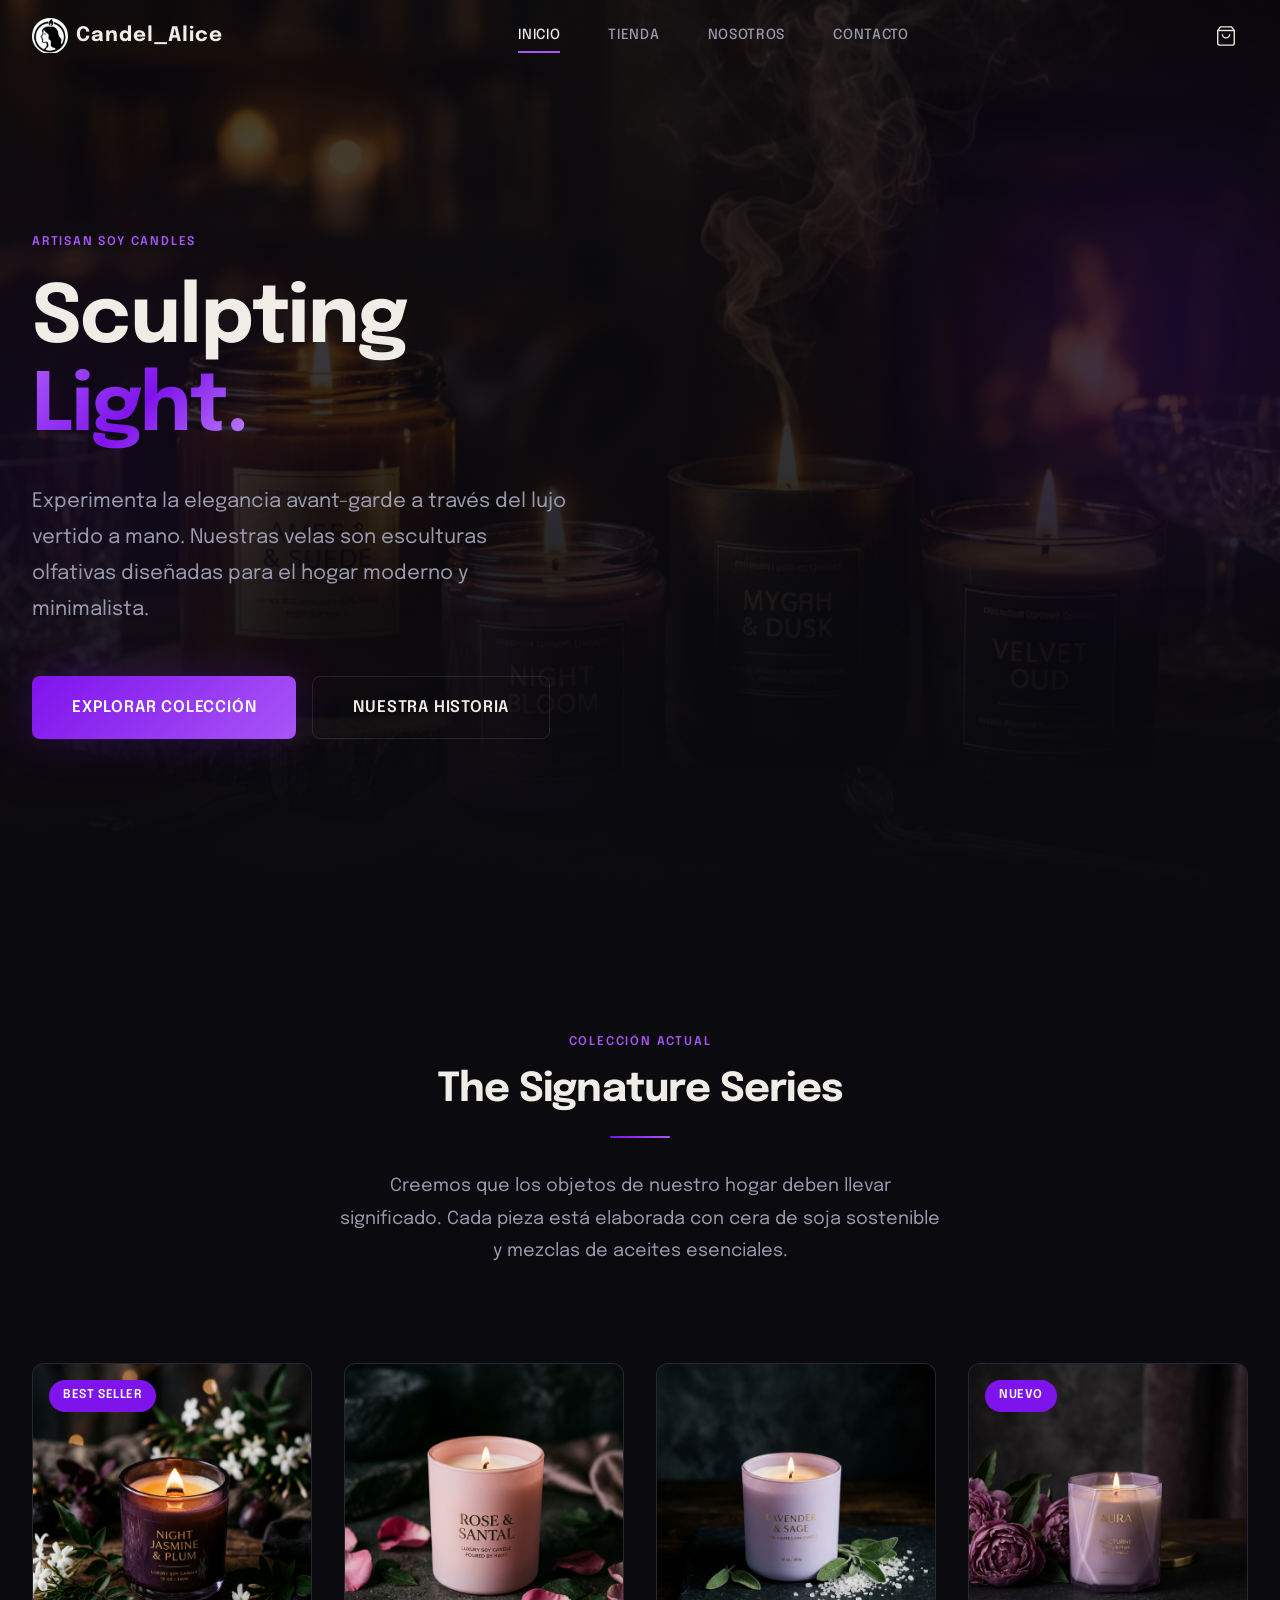
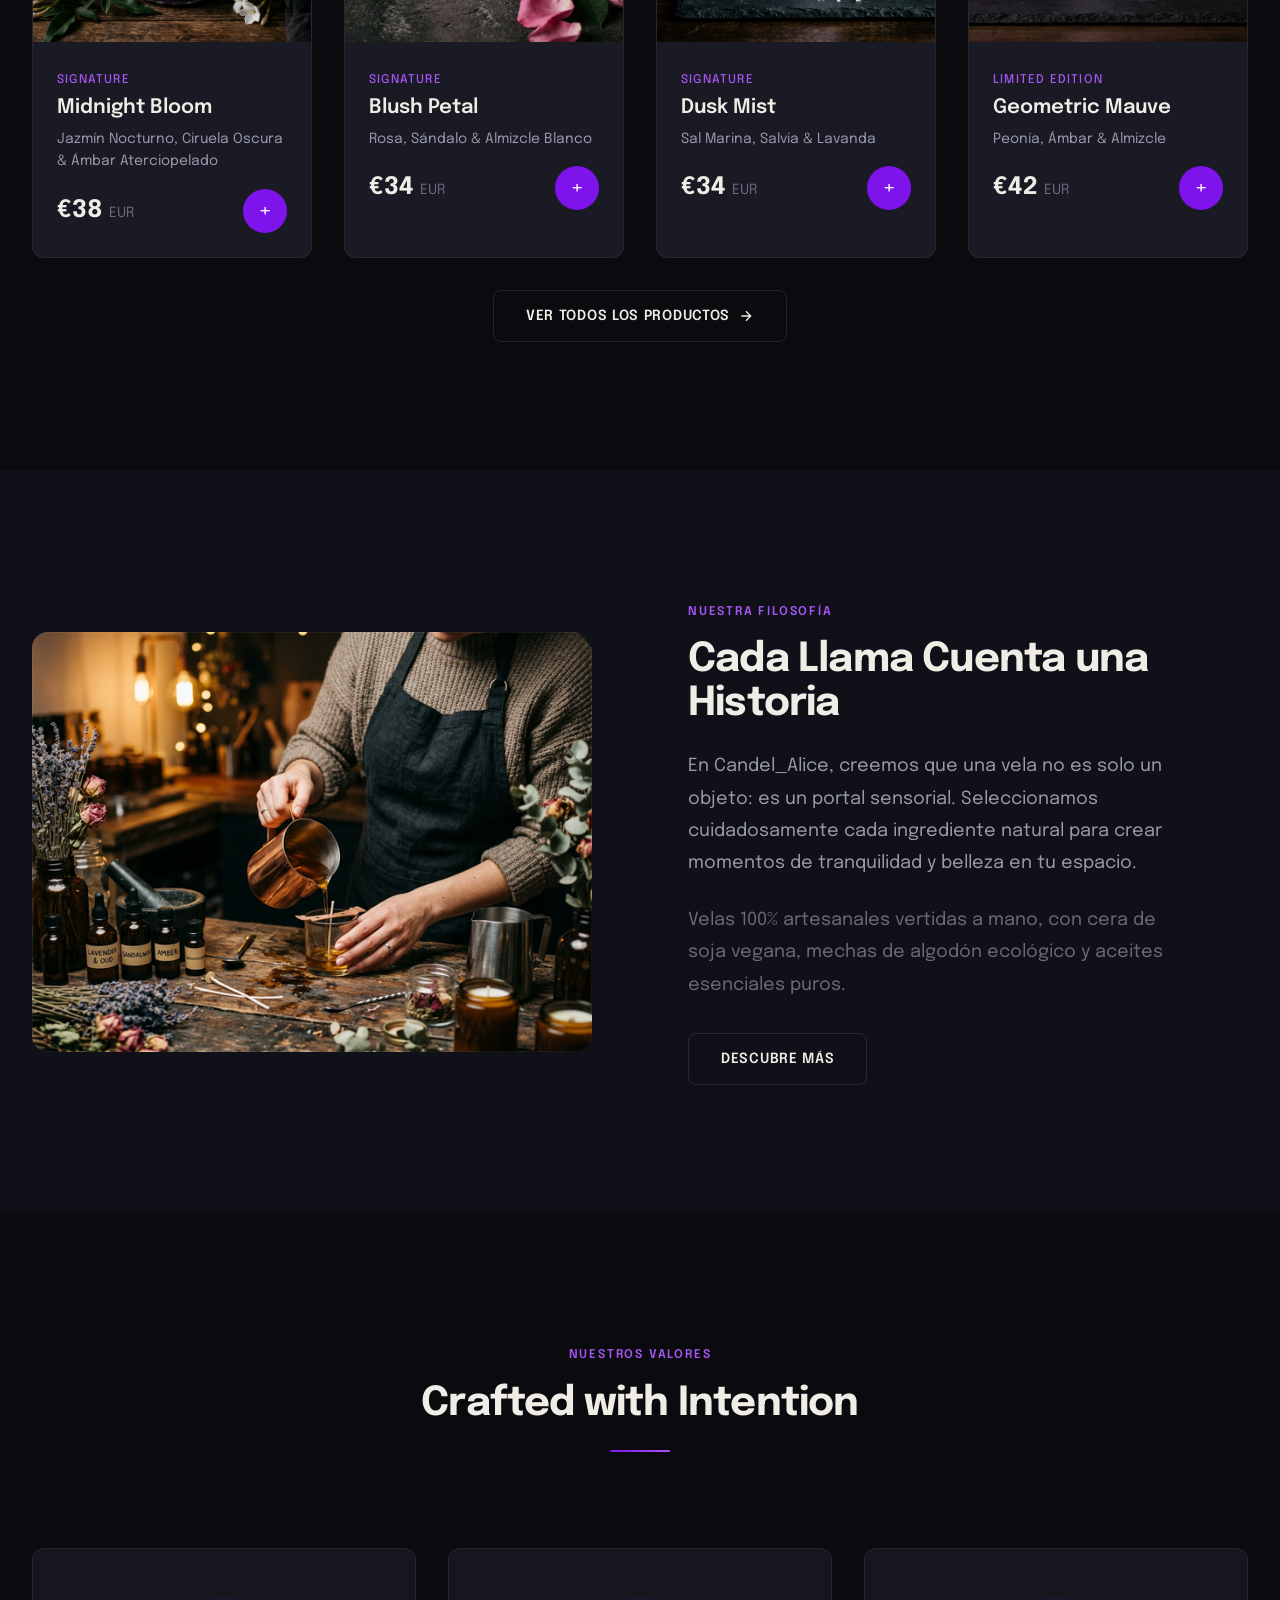
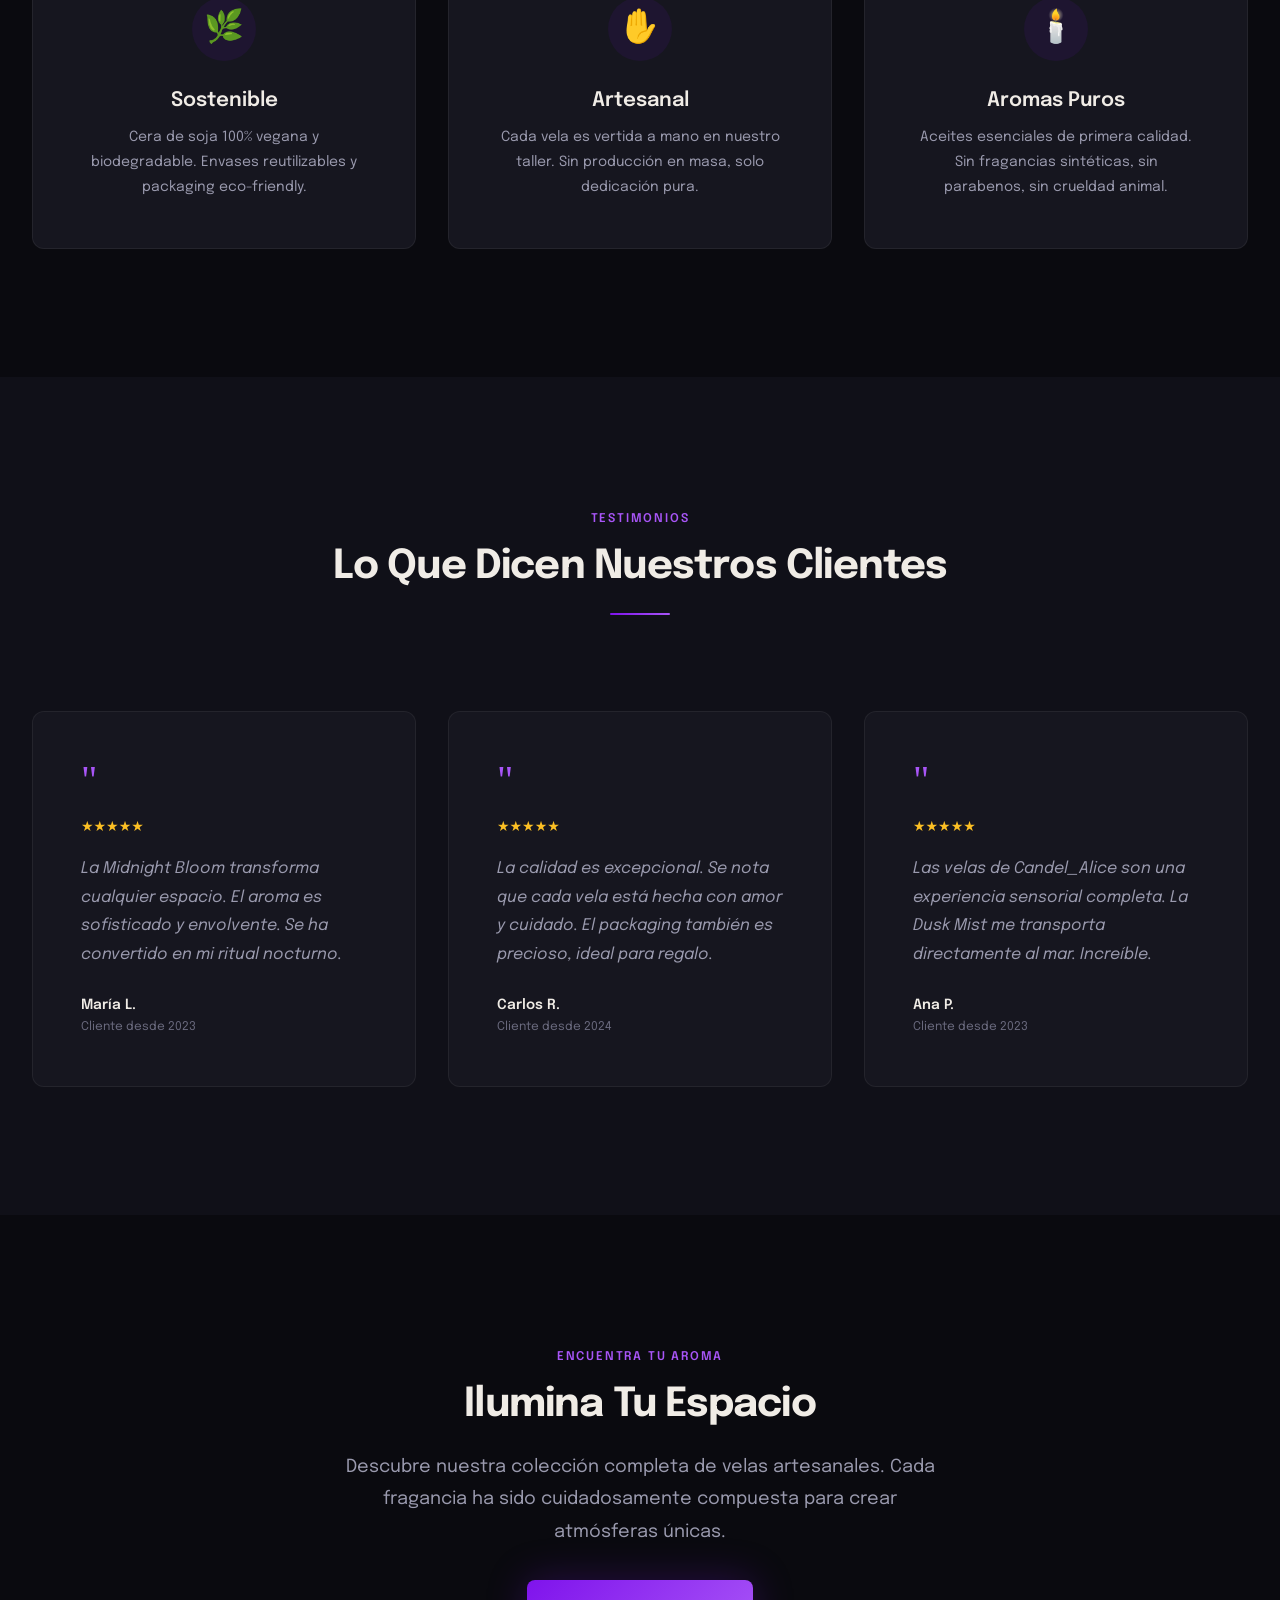
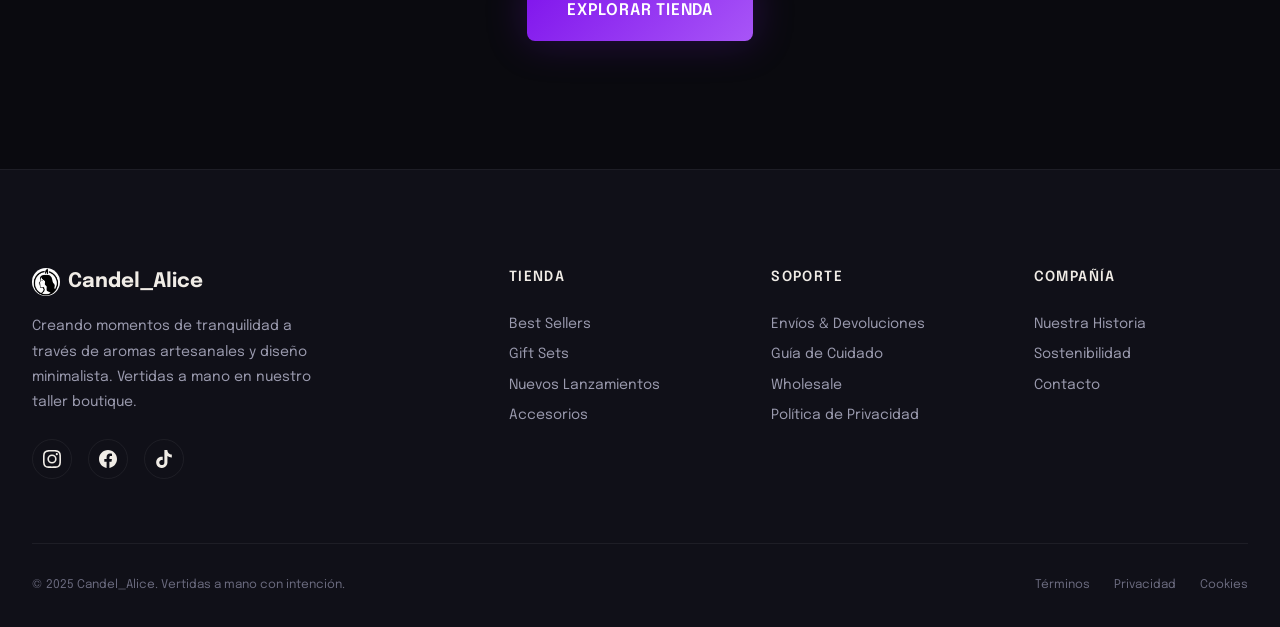
<file: index.html>
<!DOCTYPE html>
<html lang="es">

<head>
  <meta charset="UTF-8">
  <meta name="viewport" content="width=device-width, initial-scale=1.0">
  <meta name="description"
    content="Candel_Alice — Velas artesanales de soja vertidas a mano. Esculturas olfativas diseñadas para el hogar moderno y minimalista. Descubre nuestra colección.">
  <meta name="keywords"
    content="velas artesanales, velas de soja, aromaterapia, velas naturales, Candel_Alice, velas hechas a mano, decoración hogar">
  <meta name="author" content="Candel_Alice">
  <meta name="robots" content="index, follow">

  <!-- Open Graph -->
  <meta property="og:title" content="Candel_Alice | Velas Artesanales de Soja — Sculpting Light">
  <meta property="og:description"
    content="Velas artesanales de soja vertidas a mano. Esculturas olfativas diseñadas para el hogar moderno.">
  <meta property="og:image" content="images/hero-candle.png">
  <meta property="og:type" content="website">
  <meta property="og:locale" content="es_ES">

  <!-- Twitter Card -->
  <meta name="twitter:card" content="summary_large_image">
  <meta name="twitter:title" content="Candel_Alice | Sculpting Light">
  <meta name="twitter:description" content="Velas artesanales de soja vertidas a mano.">

  <title>Candel_Alice | Velas Artesanales de Soja — Sculpting Light</title>
  <link rel="icon" type="image/x-icon" href="candel_alice_logo.ico">
  <link rel="stylesheet" href="css/styles.css">

  <!-- Structured Data -->
  <script type="application/ld+json">
  {
    "@context": "https://schema.org",
    "@type": "Organization",
    "name": "Candel_Alice",
    "description": "Velas artesanales de soja vertidas a mano",
    "url": "",
    "logo": "candel_alice_logo.jpg"
  }
  </script>
</head>

<body>

  <!-- ========== NAVBAR ========== -->
  <nav class="navbar" id="navbar" role="navigation" aria-label="Navegación principal">
    <div class="navbar__inner">
      <a href="index.html" class="navbar__logo" aria-label="Candel_Alice — Inicio">
        <img src="candel_alice_logo.jpg" alt="Candel_Alice Logo" width="36" height="36">
        <span>Candel_Alice</span>
      </a>

      <div class="navbar__links">
        <a href="index.html" class="navbar__link active" id="nav-home">Inicio</a>
        <a href="shop.html" class="navbar__link" id="nav-shop">Tienda</a>
        <a href="about.html" class="navbar__link" id="nav-about">Nosotros</a>
        <a href="contact.html" class="navbar__link" id="nav-contact">Contacto</a>
      </div>

      <div class="navbar__actions" style="display:flex;align-items:center;gap:var(--space-sm);">
        <button class="navbar__cart" id="cart-toggle" aria-label="Abrir carrito de compra">
          <svg viewBox="0 0 24 24" aria-hidden="true">
            <path d="M6 2L3 6v14a2 2 0 002 2h14a2 2 0 002-2V6l-3-4z" />
            <line x1="3" y1="6" x2="21" y2="6" />
            <path d="M16 10a4 4 0 01-8 0" />
          </svg>
          <span class="cart-badge" id="cart-badge">0</span>
        </button>
        <button class="navbar__hamburger" id="hamburger" aria-label="Menú de navegación" aria-expanded="false">
          <span></span><span></span><span></span>
        </button>
      </div>
    </div>
  </nav>

  <!-- Mobile Menu -->
  <div class="mobile-menu" id="mobile-menu" role="dialog" aria-label="Menú móvil">
    <a href="index.html" class="mobile-menu__link">Inicio</a>
    <a href="shop.html" class="mobile-menu__link">Tienda</a>
    <a href="about.html" class="mobile-menu__link">Nosotros</a>
    <a href="contact.html" class="mobile-menu__link">Contacto</a>
  </div>

  <!-- ========== HERO ========== -->
  <section class="hero" id="hero" aria-labelledby="hero-title">
    <div class="hero__bg">
      <img src="images/hero-candle.png" alt="Colección de velas artesanales Candel_Alice" width="1920" height="1080">
    </div>
    <div class="hero__glow hero__glow--1" aria-hidden="true"></div>
    <div class="hero__glow hero__glow--2" aria-hidden="true"></div>

    <div class="container">
      <div class="hero__content">
        <p class="hero__label">Artisan Soy Candles</p>
        <h1 class="hero__title" id="hero-title">
          Sculpting<br><span class="text-gradient">Light.</span>
        </h1>
        <p class="hero__subtitle">
          Experimenta la elegancia avant-garde a través del lujo vertido a mano. Nuestras velas son esculturas olfativas
          diseñadas para el hogar moderno y minimalista.
        </p>
        <div class="hero__actions">
          <a href="shop.html" class="btn btn--primary btn--lg" id="hero-cta-shop">Explorar Colección</a>
          <a href="about.html" class="btn btn--outline btn--lg" id="hero-cta-about">Nuestra Historia</a>
        </div>
      </div>
    </div>
  </section>

  <!-- ========== FEATURED PRODUCTS ========== -->
  <section class="section" id="featured" aria-labelledby="featured-title">
    <div class="container">
      <div class="section__header fade-in-up">
        <span class="section-label">Colección Actual</span>
        <h2 class="section-title" id="featured-title">The Signature Series</h2>
        <div class="section__divider"></div>
        <p class="section-subtitle mx-auto">
          Creemos que los objetos de nuestro hogar deben llevar significado. Cada pieza está elaborada con cera de soja
          sostenible y mezclas de aceites esenciales.
        </p>
      </div>

      <div class="products-grid">
        <!-- Midnight Bloom -->
        <article class="product-card fade-in-up" id="product-midnight-bloom">
          <div class="product-card__image">
            <img src="images/midnight-bloom.png" alt="Vela Midnight Bloom — Jazmín nocturno y ciruela oscura"
              width="400" height="400" loading="lazy">
            <span class="product-card__badge">Best Seller</span>
          </div>
          <div class="product-card__body">
            <span class="product-card__category">Signature</span>
            <h3 class="product-card__name">Midnight Bloom</h3>
            <p class="product-card__scent">Jazmín Nocturno, Ciruela Oscura & Ámbar Aterciopelado</p>
            <div class="product-card__footer">
              <div class="product-card__price">€38 <span>EUR</span></div>
              <button class="product-card__add-btn" aria-label="Añadir Midnight Bloom al carrito"
                onclick="addToCart({id:'midnight-bloom', name:'Midnight Bloom', price:38, image:'images/midnight-bloom.png'})">
                +
              </button>
            </div>
          </div>
        </article>

        <!-- Blush Petal -->
        <article class="product-card fade-in-up" id="product-blush-petal">
          <div class="product-card__image">
            <img src="images/blush-petal.png" alt="Vela Blush Petal — Rosa y sándalo" width="400" height="400"
              loading="lazy">
          </div>
          <div class="product-card__body">
            <span class="product-card__category">Signature</span>
            <h3 class="product-card__name">Blush Petal</h3>
            <p class="product-card__scent">Rosa, Sándalo & Almizcle Blanco</p>
            <div class="product-card__footer">
              <div class="product-card__price">€34 <span>EUR</span></div>
              <button class="product-card__add-btn" aria-label="Añadir Blush Petal al carrito"
                onclick="addToCart({id:'blush-petal', name:'Blush Petal', price:34, image:'images/blush-petal.png'})">
                +
              </button>
            </div>
          </div>
        </article>

        <!-- Dusk Mist -->
        <article class="product-card fade-in-up" id="product-dusk-mist">
          <div class="product-card__image">
            <img src="images/dusk-mist.png" alt="Vela Dusk Mist — Sal marina y salvia" width="400" height="400"
              loading="lazy">
          </div>
          <div class="product-card__body">
            <span class="product-card__category">Signature</span>
            <h3 class="product-card__name">Dusk Mist</h3>
            <p class="product-card__scent">Sal Marina, Salvia & Lavanda</p>
            <div class="product-card__footer">
              <div class="product-card__price">€34 <span>EUR</span></div>
              <button class="product-card__add-btn" aria-label="Añadir Dusk Mist al carrito"
                onclick="addToCart({id:'dusk-mist', name:'Dusk Mist', price:34, image:'images/dusk-mist.png'})">
                +
              </button>
            </div>
          </div>
        </article>

        <!-- Geometric Mauve -->
        <article class="product-card fade-in-up" id="product-geometric-mauve">
          <div class="product-card__image">
            <img src="images/geometric-mauve.png" alt="Vela Geometric Mauve — Peonía y ámbar" width="400" height="400"
              loading="lazy">
            <span class="product-card__badge">Nuevo</span>
          </div>
          <div class="product-card__body">
            <span class="product-card__category">Limited Edition</span>
            <h3 class="product-card__name">Geometric Mauve</h3>
            <p class="product-card__scent">Peonía, Ámbar & Almizcle</p>
            <div class="product-card__footer">
              <div class="product-card__price">€42 <span>EUR</span></div>
              <button class="product-card__add-btn" aria-label="Añadir Geometric Mauve al carrito"
                onclick="addToCart({id:'geometric-mauve', name:'Geometric Mauve', price:42, image:'images/geometric-mauve.png'})">
                +
              </button>
            </div>
          </div>
        </article>
      </div>

      <div class="text-center mt-xl fade-in-up">
        <a href="shop.html" class="btn btn--outline" id="featured-cta">
          Ver Todos los Productos
          <svg width="16" height="16" viewBox="0 0 24 24" fill="none" stroke="currentColor" stroke-width="2"
            aria-hidden="true">
            <path d="M5 12h14M12 5l7 7-7 7" />
          </svg>
        </a>
      </div>
    </div>
  </section>

  <!-- ========== BRAND STORY TEASER ========== -->
  <section class="section section--alt" id="story" aria-labelledby="story-title">
    <div class="container">
      <div class="split-section">
        <div class="split-section__image fade-in-up">
          <img src="images/about-studio.png" alt="Taller artesanal de velas Candel_Alice" width="600" height="450"
            loading="lazy">
        </div>
        <div class="split-section__text fade-in-up">
          <span class="section-label">Nuestra Filosofía</span>
          <h2 class="section-title" id="story-title">Cada Llama Cuenta una Historia</h2>
          <p class="section-subtitle mb-lg">
            En Candel_Alice, creemos que una vela no es solo un objeto: es un portal sensorial. Seleccionamos
            cuidadosamente cada ingrediente natural para crear momentos de tranquilidad y belleza en tu espacio.
          </p>
          <p class="section-subtitle mb-xl" style="color: var(--color-text-dim);">
            Velas 100% artesanales vertidas a mano, con cera de soja vegana, mechas de algodón ecológico y aceites
            esenciales puros.
          </p>
          <a href="about.html" class="btn btn--outline" id="story-cta">Descubre Más</a>
        </div>
      </div>
    </div>
  </section>

  <!-- ========== VALUES ========== -->
  <section class="section" id="values" aria-labelledby="values-title">
    <div class="container">
      <div class="section__header fade-in-up">
        <span class="section-label">Nuestros Valores</span>
        <h2 class="section-title" id="values-title">Crafted with Intention</h2>
        <div class="section__divider"></div>
      </div>

      <div class="features-grid">
        <div class="feature-card fade-in-up" id="value-sustainable">
          <div class="feature-card__icon" aria-hidden="true">🌿</div>
          <h3 class="feature-card__title">Sostenible</h3>
          <p class="feature-card__text">Cera de soja 100% vegana y biodegradable. Envases reutilizables y packaging
            eco-friendly.</p>
        </div>
        <div class="feature-card fade-in-up" id="value-handmade">
          <div class="feature-card__icon" aria-hidden="true">✋</div>
          <h3 class="feature-card__title">Artesanal</h3>
          <p class="feature-card__text">Cada vela es vertida a mano en nuestro taller. Sin producción en masa, solo
            dedicación pura.</p>
        </div>
        <div class="feature-card fade-in-up" id="value-vegan">
          <div class="feature-card__icon" aria-hidden="true">🕯️</div>
          <h3 class="feature-card__title">Aromas Puros</h3>
          <p class="feature-card__text">Aceites esenciales de primera calidad. Sin fragancias sintéticas, sin parabenos,
            sin crueldad animal.</p>
        </div>
      </div>
    </div>
  </section>

  <!-- ========== TESTIMONIALS ========== -->
  <section class="section section--alt" id="testimonials" aria-labelledby="testimonials-title">
    <div class="container">
      <div class="section__header fade-in-up">
        <span class="section-label">Testimonios</span>
        <h2 class="section-title" id="testimonials-title">Lo Que Dicen Nuestros Clientes</h2>
        <div class="section__divider"></div>
      </div>

      <div class="testimonials-grid">
        <div class="testimonial-card fade-in-up" id="testimonial-1">
          <div class="testimonial-card__quote">"</div>
          <div class="stars" aria-label="5 estrellas">★★★★★</div>
          <p class="testimonial-card__text">La Midnight Bloom transforma cualquier espacio. El aroma es sofisticado y
            envolvente. Se ha convertido en mi ritual nocturno.</p>
          <p class="testimonial-card__author">María L.</p>
          <p class="testimonial-card__role">Cliente desde 2023</p>
        </div>
        <div class="testimonial-card fade-in-up" id="testimonial-2">
          <div class="testimonial-card__quote">"</div>
          <div class="stars" aria-label="5 estrellas">★★★★★</div>
          <p class="testimonial-card__text">La calidad es excepcional. Se nota que cada vela está hecha con amor y
            cuidado. El packaging también es precioso, ideal para regalo.</p>
          <p class="testimonial-card__author">Carlos R.</p>
          <p class="testimonial-card__role">Cliente desde 2024</p>
        </div>
        <div class="testimonial-card fade-in-up" id="testimonial-3">
          <div class="testimonial-card__quote">"</div>
          <div class="stars" aria-label="5 estrellas">★★★★★</div>
          <p class="testimonial-card__text">Las velas de Candel_Alice son una experiencia sensorial completa. La Dusk
            Mist me transporta directamente al mar. Increíble.</p>
          <p class="testimonial-card__author">Ana P.</p>
          <p class="testimonial-card__role">Cliente desde 2023</p>
        </div>
      </div>
    </div>
  </section>

  <!-- ========== CTA SECTION ========== -->
  <section class="section" id="cta-section" aria-labelledby="cta-title">
    <div class="container text-center">
      <div class="fade-in-up">
        <span class="section-label">Encuentra Tu Aroma</span>
        <h2 class="section-title" id="cta-title">Ilumina Tu Espacio</h2>
        <p class="section-subtitle mx-auto mb-xl">
          Descubre nuestra colección completa de velas artesanales. Cada fragancia ha sido cuidadosamente compuesta para
          crear atmósferas únicas.
        </p>
        <a href="shop.html" class="btn btn--primary btn--lg" id="cta-shop">Explorar Tienda</a>
      </div>
    </div>
  </section>

  <!-- ========== FOOTER ========== -->
  <footer class="footer" id="footer" role="contentinfo">
    <div class="container">
      <div class="footer__grid">
        <div class="footer__brand">
          <div class="footer__brand-name">
            <img src="candel_alice_logo.jpg" alt="Candel_Alice" width="28" height="28">
            Candel_Alice
          </div>
          <p class="footer__brand-text">
            Creando momentos de tranquilidad a través de aromas artesanales y diseño minimalista. Vertidas a mano en
            nuestro taller boutique.
          </p>
          <div class="footer__social">
            <a href="#" class="footer__social-link" aria-label="Instagram">
              <svg viewBox="0 0 24 24">
                <path
                  d="M12 2.163c3.204 0 3.584.012 4.85.07 3.252.148 4.771 1.691 4.919 4.919.058 1.265.069 1.645.069 4.849 0 3.205-.012 3.584-.069 4.849-.149 3.225-1.664 4.771-4.919 4.919-1.266.058-1.644.07-4.85.07-3.204 0-3.584-.012-4.849-.07-3.26-.149-4.771-1.699-4.919-4.92-.058-1.265-.07-1.644-.07-4.849 0-3.204.013-3.583.07-4.849.149-3.227 1.664-4.771 4.919-4.919 1.266-.057 1.645-.069 4.849-.069zM12 0C8.741 0 8.333.014 7.053.072 2.695.272.273 2.69.073 7.052.014 8.333 0 8.741 0 12c0 3.259.014 3.668.072 4.948.2 4.358 2.618 6.78 6.98 6.98C8.333 23.986 8.741 24 12 24c3.259 0 3.668-.014 4.948-.072 4.354-.2 6.782-2.618 6.979-6.98.059-1.28.073-1.689.073-4.948 0-3.259-.014-3.667-.072-4.947-.196-4.354-2.617-6.78-6.979-6.98C15.668.014 15.259 0 12 0zm0 5.838a6.162 6.162 0 100 12.324 6.162 6.162 0 000-12.324zM12 16a4 4 0 110-8 4 4 0 010 8zm6.406-11.845a1.44 1.44 0 100 2.881 1.44 1.44 0 000-2.881z" />
              </svg>
            </a>
            <a href="#" class="footer__social-link" aria-label="Facebook">
              <svg viewBox="0 0 24 24">
                <path
                  d="M24 12.073c0-6.627-5.373-12-12-12s-12 5.373-12 12c0 5.99 4.388 10.954 10.125 11.854v-8.385H7.078v-3.47h3.047V9.43c0-3.007 1.792-4.669 4.533-4.669 1.312 0 2.686.235 2.686.235v2.953H15.83c-1.491 0-1.956.925-1.956 1.874v2.25h3.328l-.532 3.47h-2.796v8.385C19.612 23.027 24 18.062 24 12.073z" />
              </svg>
            </a>
            <a href="#" class="footer__social-link" aria-label="TikTok">
              <svg viewBox="0 0 24 24">
                <path
                  d="M12.525.02c1.31-.02 2.61-.01 3.91-.02.08 1.53.63 3.09 1.75 4.17 1.12 1.11 2.7 1.62 4.24 1.79v4.03c-1.44-.05-2.89-.35-4.2-.97-.57-.26-1.1-.59-1.62-.93-.01 2.92.01 5.84-.02 8.75-.08 1.4-.54 2.79-1.35 3.94-1.31 1.92-3.58 3.17-5.91 3.21-1.43.08-2.86-.31-4.08-1.03-2.02-1.19-3.44-3.37-3.65-5.71-.02-.5-.03-1-.01-1.49.18-1.9 1.12-3.72 2.58-4.96 1.66-1.44 3.98-2.13 6.15-1.72.02 1.48-.04 2.96-.04 4.44-.99-.32-2.15-.23-3.02.37-.63.41-1.11 1.04-1.36 1.75-.21.51-.15 1.07-.14 1.61.24 1.64 1.82 3.02 3.5 2.87 1.12-.01 2.19-.66 2.77-1.61.19-.33.4-.67.41-1.06.1-1.79.06-3.57.07-5.36.01-4.03-.01-8.05.02-12.07z" />
              </svg>
            </a>
          </div>
        </div>

        <div>
          <h4 class="footer__column-title">Tienda</h4>
          <nav class="footer__links" aria-label="Enlaces de la tienda">
            <a href="shop.html" class="footer__link">Best Sellers</a>
            <a href="shop.html" class="footer__link">Gift Sets</a>
            <a href="shop.html" class="footer__link">Nuevos Lanzamientos</a>
            <a href="shop.html" class="footer__link">Accesorios</a>
          </nav>
        </div>

        <div>
          <h4 class="footer__column-title">Soporte</h4>
          <nav class="footer__links" aria-label="Enlaces de soporte">
            <a href="contact.html" class="footer__link">Envíos & Devoluciones</a>
            <a href="contact.html" class="footer__link">Guía de Cuidado</a>
            <a href="contact.html" class="footer__link">Wholesale</a>
            <a href="contact.html" class="footer__link">Política de Privacidad</a>
          </nav>
        </div>

        <div>
          <h4 class="footer__column-title">Compañía</h4>
          <nav class="footer__links" aria-label="Enlaces de la compañía">
            <a href="about.html" class="footer__link">Nuestra Historia</a>
            <a href="about.html" class="footer__link">Sostenibilidad</a>
            <a href="contact.html" class="footer__link">Contacto</a>
          </nav>
        </div>
      </div>

      <div class="footer__bottom">
        <p class="footer__copyright">© 2025 Candel_Alice. Vertidas a mano con intención.</p>
        <div class="footer__bottom-links">
          <a href="#" class="footer__bottom-link">Términos</a>
          <a href="#" class="footer__bottom-link">Privacidad</a>
          <a href="#" class="footer__bottom-link">Cookies</a>
        </div>
      </div>
    </div>
  </footer>

  <!-- ========== CART DRAWER ========== -->
  <div class="cart-overlay" id="cart-overlay" aria-hidden="true"></div>
  <aside class="cart-drawer" id="cart-drawer" role="dialog" aria-label="Carrito de compra">
    <div class="cart-drawer__header">
      <h2 class="cart-drawer__title">Tu Carrito</h2>
      <button class="cart-drawer__close" id="cart-close" aria-label="Cerrar carrito">✕</button>
    </div>
    <div class="cart-drawer__items" id="cart-items"></div>
    <div class="cart-drawer__footer">
      <div class="cart-drawer__total">
        <span>Total</span>
        <span class="cart-total-amount" id="cart-total">€0.00</span>
      </div>
      <button class="btn btn--primary cart-drawer__checkout" id="checkout-btn" onclick="checkoutWithStripe()">
        Pagar con Stripe
        <svg width="16" height="16" viewBox="0 0 24 24" fill="none" stroke="currentColor" stroke-width="2"
          aria-hidden="true">
          <path d="M5 12h14M12 5l7 7-7 7" />
        </svg>
      </button>
    </div>
  </aside>

  <script src="js/main.js"></script>
</body>

</html>
</file>
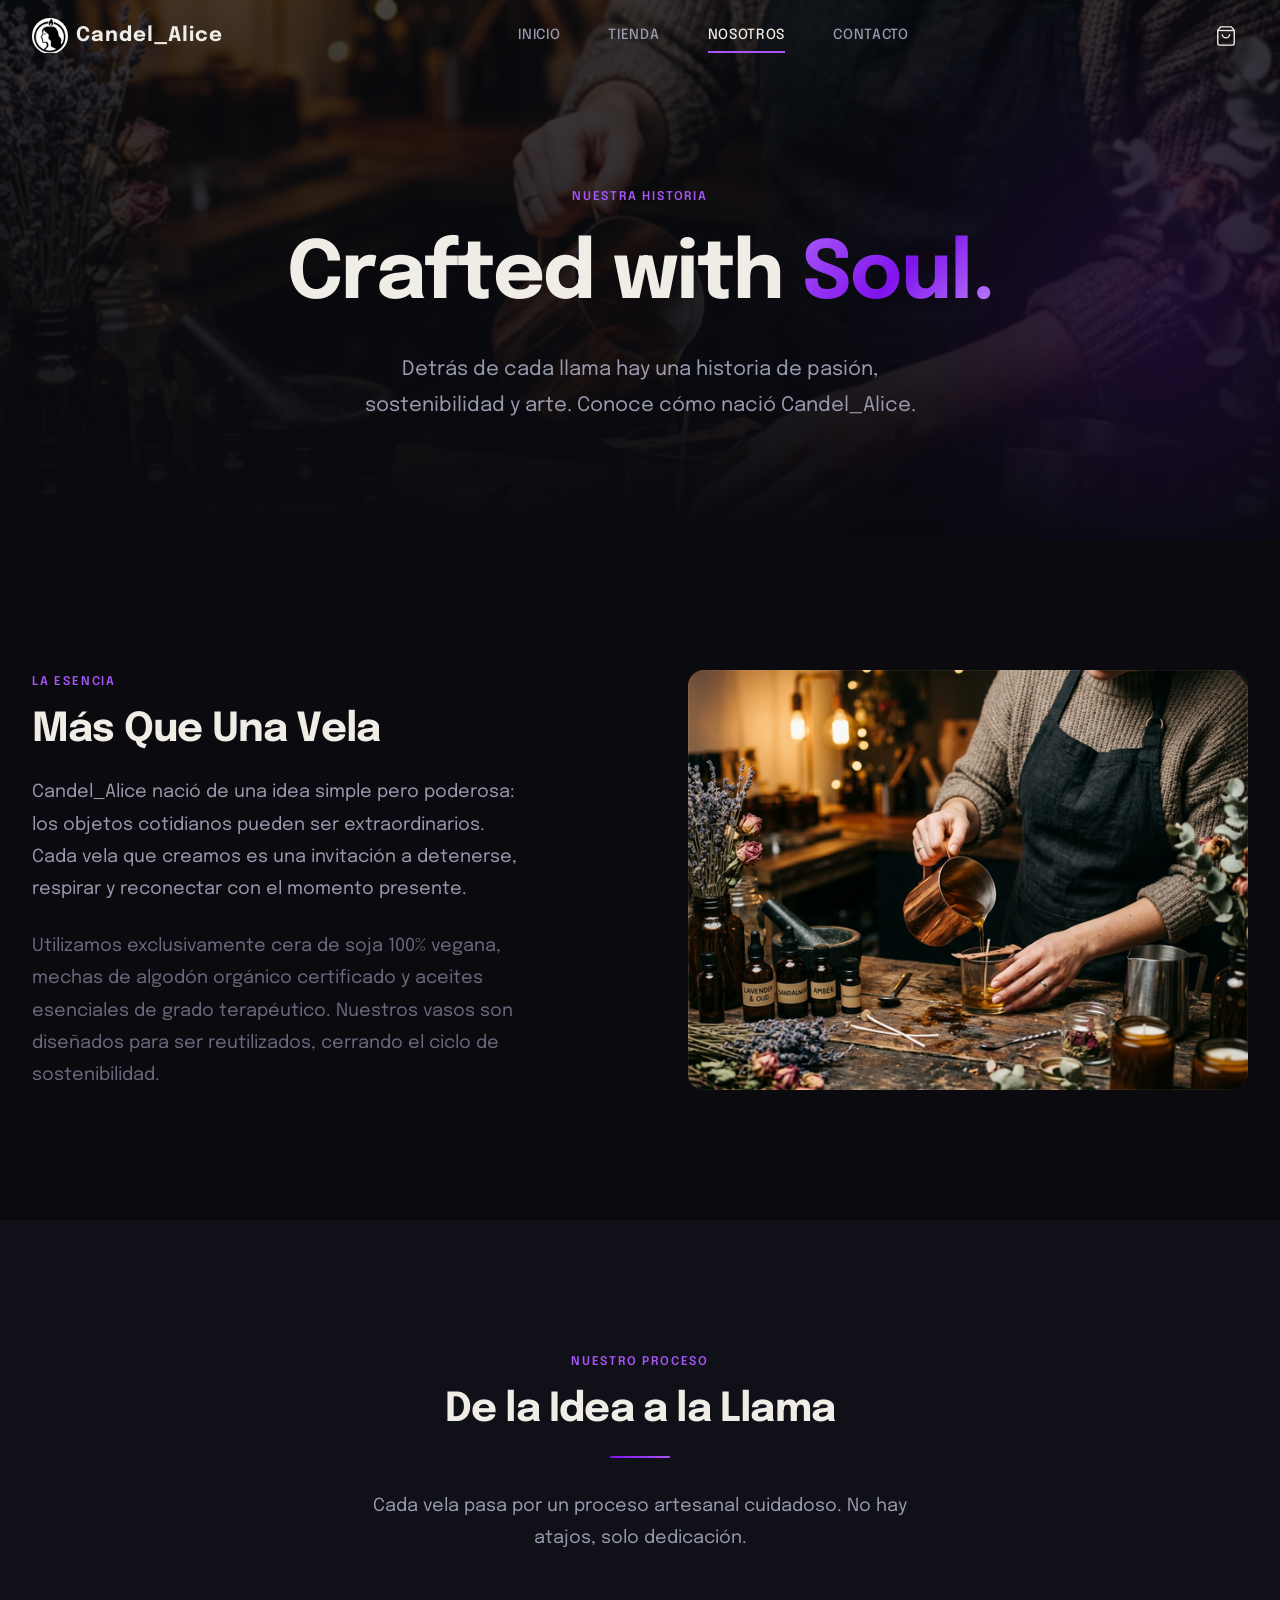
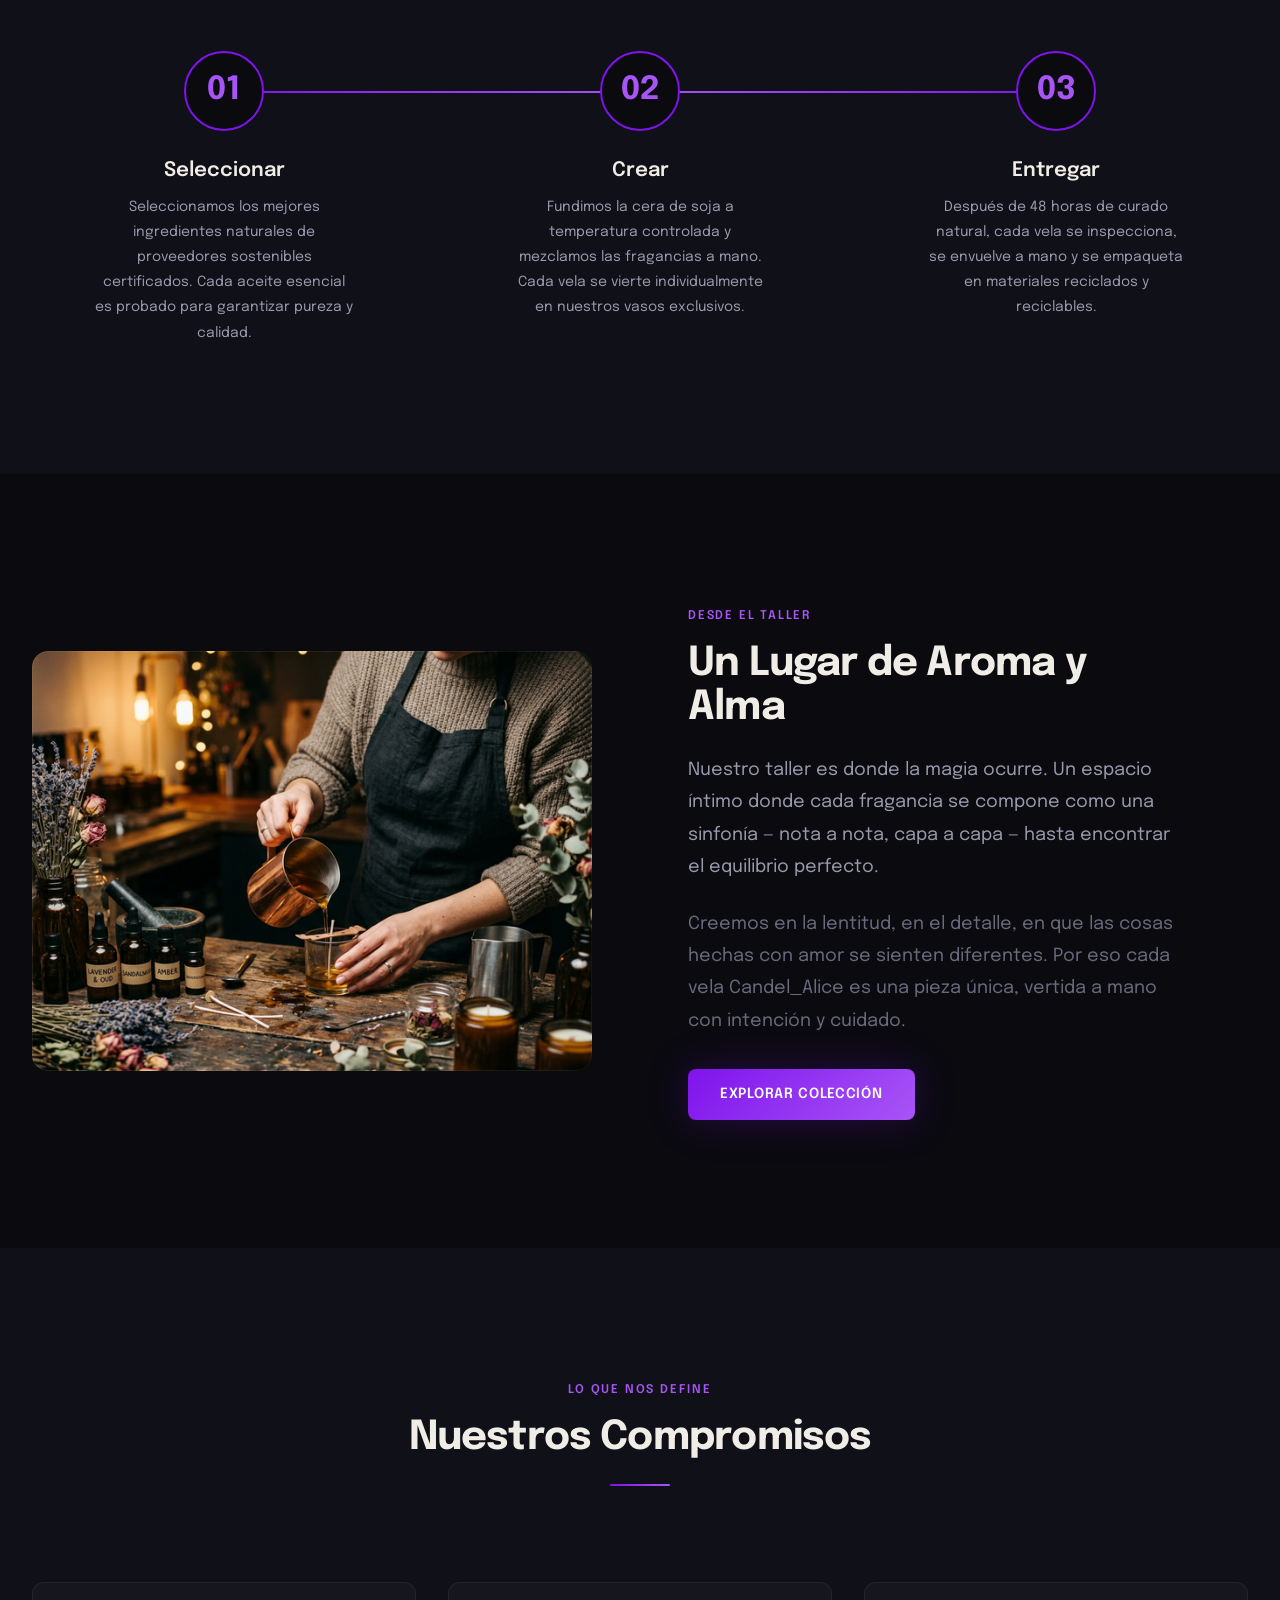
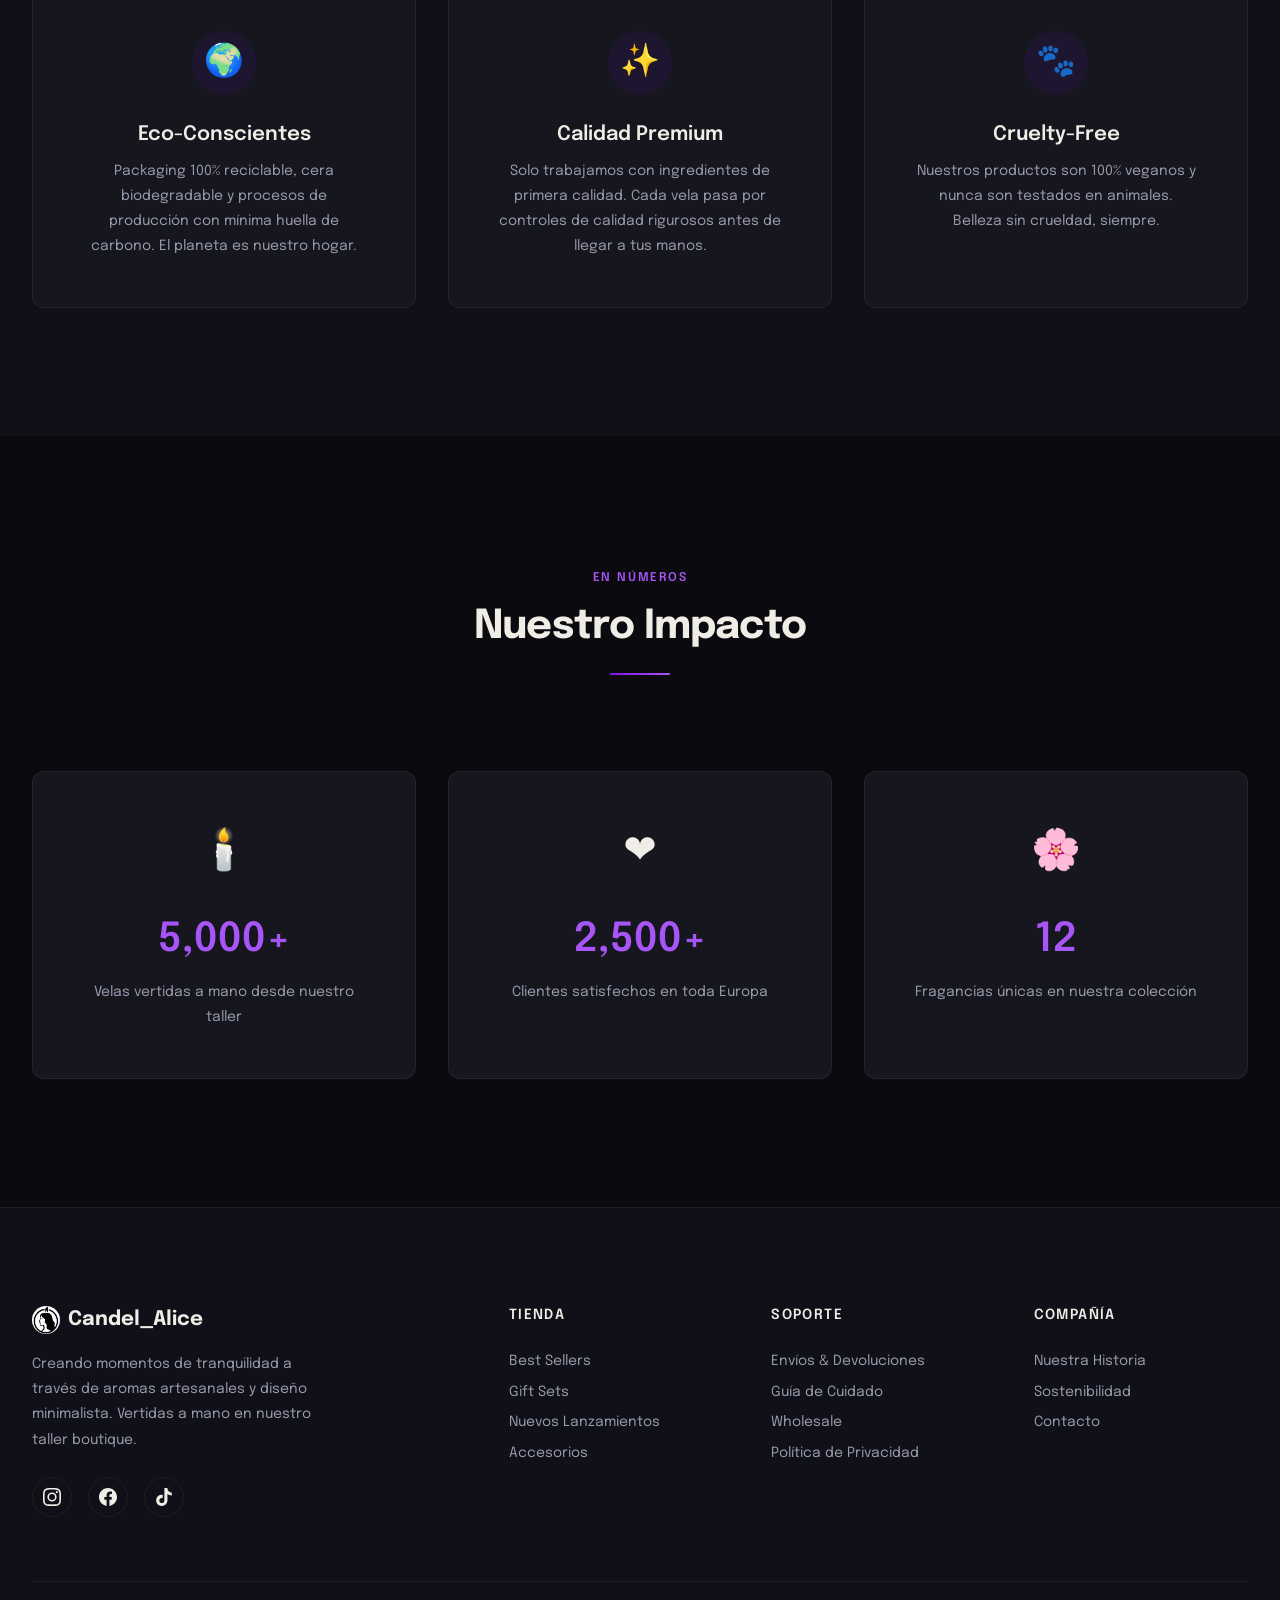
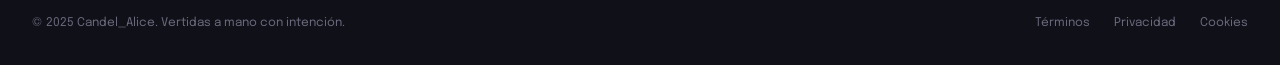
<file: about.html>
<!DOCTYPE html>
<html lang="es">

<head>
    <meta charset="UTF-8">
    <meta name="viewport" content="width=device-width, initial-scale=1.0">
    <meta name="description"
        content="Conoce la historia de Candel_Alice — Velas artesanales de soja vertidas a mano. Nuestra filosofía, proceso artesanal y compromiso con la sostenibilidad.">
    <meta name="keywords"
        content="sobre Candel_Alice, historia velas artesanales, velas de soja sostenibles, artesanía velas, proceso artesanal velas">
    <meta name="author" content="Candel_Alice">
    <meta name="robots" content="index, follow">

    <meta property="og:title" content="Nuestra Historia | Candel_Alice — Velas Artesanales de Soja">
    <meta property="og:description"
        content="Conoce la historia y filosofía detrás de nuestras velas artesanales de soja.">
    <meta property="og:image" content="images/about-studio.png">
    <meta property="og:type" content="website">
    <meta property="og:locale" content="es_ES">

    <title>Nuestra Historia | Candel_Alice — Velas Artesanales de Soja</title>
    <link rel="icon" type="image/x-icon" href="candel_alice_logo.ico">
    <link rel="stylesheet" href="css/styles.css">
</head>

<body>

    <!-- ========== NAVBAR ========== -->
    <nav class="navbar" id="navbar" role="navigation" aria-label="Navegación principal">
        <div class="navbar__inner">
            <a href="index.html" class="navbar__logo" aria-label="Candel_Alice — Inicio">
                <img src="candel_alice_logo.jpg" alt="Candel_Alice Logo" width="36" height="36">
                <span>Candel_Alice</span>
            </a>
            <div class="navbar__links">
                <a href="index.html" class="navbar__link" id="nav-home">Inicio</a>
                <a href="shop.html" class="navbar__link" id="nav-shop">Tienda</a>
                <a href="about.html" class="navbar__link active" id="nav-about">Nosotros</a>
                <a href="contact.html" class="navbar__link" id="nav-contact">Contacto</a>
            </div>
            <div class="navbar__actions" style="display:flex;align-items:center;gap:var(--space-sm);">
                <button class="navbar__cart" id="cart-toggle" aria-label="Abrir carrito de compra">
                    <svg viewBox="0 0 24 24" aria-hidden="true">
                        <path d="M6 2L3 6v14a2 2 0 002 2h14a2 2 0 002-2V6l-3-4z" />
                        <line x1="3" y1="6" x2="21" y2="6" />
                        <path d="M16 10a4 4 0 01-8 0" />
                    </svg>
                    <span class="cart-badge" id="cart-badge">0</span>
                </button>
                <button class="navbar__hamburger" id="hamburger" aria-label="Menú de navegación" aria-expanded="false">
                    <span></span><span></span><span></span>
                </button>
            </div>
        </div>
    </nav>

    <div class="mobile-menu" id="mobile-menu" role="dialog" aria-label="Menú móvil">
        <a href="index.html" class="mobile-menu__link">Inicio</a>
        <a href="shop.html" class="mobile-menu__link">Tienda</a>
        <a href="about.html" class="mobile-menu__link">Nosotros</a>
        <a href="contact.html" class="mobile-menu__link">Contacto</a>
    </div>

    <!-- ========== HERO ========== -->
    <section class="hero hero--inner" id="about-hero" aria-labelledby="about-title">
        <div class="hero__bg">
            <img src="images/about-studio.png" alt="Taller artesanal de Candel_Alice" width="1920" height="1080">
        </div>
        <div class="hero__glow hero__glow--1" aria-hidden="true"></div>
        <div class="container">
            <div class="hero__content" style="text-align:center;max-width:800px;margin:0 auto;">
                <p class="hero__label">Nuestra Historia</p>
                <h1 class="hero__title" id="about-title">Crafted with <span class="text-gradient">Soul.</span></h1>
                <p class="hero__subtitle" style="max-width:600px;margin:0 auto;">
                    Detrás de cada llama hay una historia de pasión, sostenibilidad y arte. Conoce cómo nació
                    Candel_Alice.
                </p>
            </div>
        </div>
    </section>

    <!-- ========== BRAND PHILOSOPHY ========== -->
    <section class="section" id="philosophy" aria-labelledby="philosophy-title">
        <div class="container">
            <div class="split-section">
                <div class="split-section__text fade-in-up">
                    <span class="section-label">La Esencia</span>
                    <h2 class="section-title" id="philosophy-title">Más Que Una Vela</h2>
                    <p class="section-subtitle mb-lg">
                        Candel_Alice nació de una idea simple pero poderosa: los objetos cotidianos pueden ser
                        extraordinarios. Cada vela que creamos es una invitación a detenerse, respirar y reconectar con
                        el momento presente.
                    </p>
                    <p class="section-subtitle" style="color: var(--color-text-dim);">
                        Utilizamos exclusivamente cera de soja 100% vegana, mechas de algodón orgánico certificado y
                        aceites esenciales de grado terapéutico. Nuestros vasos son diseñados para ser reutilizados,
                        cerrando el ciclo de sostenibilidad.
                    </p>
                </div>
                <div class="split-section__image fade-in-up">
                    <img src="images/about-ingredients.png"
                        alt="Ingredientes naturales para velas: cera de soja, aceites esenciales, flores secas"
                        width="600" height="450" loading="lazy">
                </div>
            </div>
        </div>
    </section>

    <!-- ========== OUR PROCESS ========== -->
    <section class="section section--alt" id="process" aria-labelledby="process-title">
        <div class="container">
            <div class="section__header fade-in-up">
                <span class="section-label">Nuestro Proceso</span>
                <h2 class="section-title" id="process-title">De la Idea a la Llama</h2>
                <div class="section__divider"></div>
                <p class="section-subtitle mx-auto">
                    Cada vela pasa por un proceso artesanal cuidadoso. No hay atajos, solo dedicación.
                </p>
            </div>

            <div class="process-steps">
                <div class="process-step fade-in-up" id="step-source">
                    <div class="process-step__number">01</div>
                    <h3 class="process-step__title">Seleccionar</h3>
                    <p class="process-step__text">Seleccionamos los mejores ingredientes naturales de proveedores
                        sostenibles certificados. Cada aceite esencial es probado para garantizar pureza y calidad.</p>
                </div>
                <div class="process-step fade-in-up" id="step-craft">
                    <div class="process-step__number">02</div>
                    <h3 class="process-step__title">Crear</h3>
                    <p class="process-step__text">Fundimos la cera de soja a temperatura controlada y mezclamos las
                        fragancias a mano. Cada vela se vierte individualmente en nuestros vasos exclusivos.</p>
                </div>
                <div class="process-step fade-in-up" id="step-deliver">
                    <div class="process-step__number">03</div>
                    <h3 class="process-step__title">Entregar</h3>
                    <p class="process-step__text">Después de 48 horas de curado natural, cada vela se inspecciona, se
                        envuelve a mano y se empaqueta en materiales reciclados y reciclables.</p>
                </div>
            </div>
        </div>
    </section>

    <!-- ========== STORY SECTION ========== -->
    <section class="section" id="our-story" aria-labelledby="our-story-title">
        <div class="container">
            <div class="split-section">
                <div class="split-section__image fade-in-up">
                    <img src="images/about-studio.png" alt="Interior del taller de Candel_Alice" width="600"
                        height="450" loading="lazy">
                </div>
                <div class="split-section__text fade-in-up">
                    <span class="section-label">Desde El Taller</span>
                    <h2 class="section-title" id="our-story-title">Un Lugar de Aroma y Alma</h2>
                    <p class="section-subtitle mb-lg">
                        Nuestro taller es donde la magia ocurre. Un espacio íntimo donde cada fragancia se compone como
                        una sinfonía — nota a nota, capa a capa — hasta encontrar el equilibrio perfecto.
                    </p>
                    <p class="section-subtitle mb-xl" style="color: var(--color-text-dim);">
                        Creemos en la lentitud, en el detalle, en que las cosas hechas con amor se sienten diferentes.
                        Por eso cada vela Candel_Alice es una pieza única, vertida a mano con intención y cuidado.
                    </p>
                    <a href="shop.html" class="btn btn--primary" id="story-cta">Explorar Colección</a>
                </div>
            </div>
        </div>
    </section>

    <!-- ========== VALUES ========== -->
    <section class="section section--alt" id="values" aria-labelledby="values-title">
        <div class="container">
            <div class="section__header fade-in-up">
                <span class="section-label">Lo Que Nos Define</span>
                <h2 class="section-title" id="values-title">Nuestros Compromisos</h2>
                <div class="section__divider"></div>
            </div>

            <div class="features-grid">
                <div class="feature-card fade-in-up" id="value-eco">
                    <div class="feature-card__icon" aria-hidden="true">🌍</div>
                    <h3 class="feature-card__title">Eco-Conscientes</h3>
                    <p class="feature-card__text">Packaging 100% reciclable, cera biodegradable y procesos de producción
                        con mínima huella de carbono. El planeta es nuestro hogar.</p>
                </div>
                <div class="feature-card fade-in-up" id="value-quality">
                    <div class="feature-card__icon" aria-hidden="true">✨</div>
                    <h3 class="feature-card__title">Calidad Premium</h3>
                    <p class="feature-card__text">Solo trabajamos con ingredientes de primera calidad. Cada vela pasa
                        por controles de calidad rigurosos antes de llegar a tus manos.</p>
                </div>
                <div class="feature-card fade-in-up" id="value-cruelty">
                    <div class="feature-card__icon" aria-hidden="true">🐾</div>
                    <h3 class="feature-card__title">Cruelty-Free</h3>
                    <p class="feature-card__text">Nuestros productos son 100% veganos y nunca son testados en animales.
                        Belleza sin crueldad, siempre.</p>
                </div>
            </div>
        </div>
    </section>

    <!-- ========== NUMBERS ========== -->
    <section class="section" id="numbers" aria-labelledby="numbers-title">
        <div class="container text-center">
            <div class="section__header fade-in-up">
                <span class="section-label">En Números</span>
                <h2 class="section-title" id="numbers-title">Nuestro Impacto</h2>
                <div class="section__divider"></div>
            </div>

            <div class="features-grid">
                <div class="feature-card fade-in-up" id="stat-candles">
                    <div class="feature-card__icon" aria-hidden="true" style="font-size:var(--fs-3xl);background:none;">
                        🕯️</div>
                    <h3 class="feature-card__title" style="font-size:var(--fs-3xl);color:var(--color-accent-light);">
                        5,000+</h3>
                    <p class="feature-card__text">Velas vertidas a mano desde nuestro taller</p>
                </div>
                <div class="feature-card fade-in-up" id="stat-customers">
                    <div class="feature-card__icon" aria-hidden="true" style="font-size:var(--fs-3xl);background:none;">
                        ❤️</div>
                    <h3 class="feature-card__title" style="font-size:var(--fs-3xl);color:var(--color-accent-light);">
                        2,500+</h3>
                    <p class="feature-card__text">Clientes satisfechos en toda Europa</p>
                </div>
                <div class="feature-card fade-in-up" id="stat-scents">
                    <div class="feature-card__icon" aria-hidden="true" style="font-size:var(--fs-3xl);background:none;">
                        🌸</div>
                    <h3 class="feature-card__title" style="font-size:var(--fs-3xl);color:var(--color-accent-light);">12
                    </h3>
                    <p class="feature-card__text">Fragancias únicas en nuestra colección</p>
                </div>
            </div>
        </div>
    </section>

    <!-- ========== FOOTER ========== -->
    <footer class="footer" id="footer" role="contentinfo">
        <div class="container">
            <div class="footer__grid">
                <div class="footer__brand">
                    <div class="footer__brand-name">
                        <img src="candel_alice_logo.jpg" alt="Candel_Alice" width="28" height="28">
                        Candel_Alice
                    </div>
                    <p class="footer__brand-text">
                        Creando momentos de tranquilidad a través de aromas artesanales y diseño minimalista. Vertidas a
                        mano en nuestro taller boutique.
                    </p>
                    <div class="footer__social">
                        <a href="#" class="footer__social-link" aria-label="Instagram">
                            <svg viewBox="0 0 24 24">
                                <path
                                    d="M12 2.163c3.204 0 3.584.012 4.85.07 3.252.148 4.771 1.691 4.919 4.919.058 1.265.069 1.645.069 4.849 0 3.205-.012 3.584-.069 4.849-.149 3.225-1.664 4.771-4.919 4.919-1.266.058-1.644.07-4.85.07-3.204 0-3.584-.012-4.849-.07-3.26-.149-4.771-1.699-4.919-4.92-.058-1.265-.07-1.644-.07-4.849 0-3.204.013-3.583.07-4.849.149-3.227 1.664-4.771 4.919-4.919 1.266-.057 1.645-.069 4.849-.069zM12 0C8.741 0 8.333.014 7.053.072 2.695.272.273 2.69.073 7.052.014 8.333 0 8.741 0 12c0 3.259.014 3.668.072 4.948.2 4.358 2.618 6.78 6.98 6.98C8.333 23.986 8.741 24 12 24c3.259 0 3.668-.014 4.948-.072 4.354-.2 6.782-2.618 6.979-6.98.059-1.28.073-1.689.073-4.948 0-3.259-.014-3.667-.072-4.947-.196-4.354-2.617-6.78-6.979-6.98C15.668.014 15.259 0 12 0zm0 5.838a6.162 6.162 0 100 12.324 6.162 6.162 0 000-12.324zM12 16a4 4 0 110-8 4 4 0 010 8zm6.406-11.845a1.44 1.44 0 100 2.881 1.44 1.44 0 000-2.881z" />
                            </svg>
                        </a>
                        <a href="#" class="footer__social-link" aria-label="Facebook">
                            <svg viewBox="0 0 24 24">
                                <path
                                    d="M24 12.073c0-6.627-5.373-12-12-12s-12 5.373-12 12c0 5.99 4.388 10.954 10.125 11.854v-8.385H7.078v-3.47h3.047V9.43c0-3.007 1.792-4.669 4.533-4.669 1.312 0 2.686.235 2.686.235v2.953H15.83c-1.491 0-1.956.925-1.956 1.874v2.25h3.328l-.532 3.47h-2.796v8.385C19.612 23.027 24 18.062 24 12.073z" />
                            </svg>
                        </a>
                        <a href="#" class="footer__social-link" aria-label="TikTok">
                            <svg viewBox="0 0 24 24">
                                <path
                                    d="M12.525.02c1.31-.02 2.61-.01 3.91-.02.08 1.53.63 3.09 1.75 4.17 1.12 1.11 2.7 1.62 4.24 1.79v4.03c-1.44-.05-2.89-.35-4.2-.97-.57-.26-1.1-.59-1.62-.93-.01 2.92.01 5.84-.02 8.75-.08 1.4-.54 2.79-1.35 3.94-1.31 1.92-3.58 3.17-5.91 3.21-1.43.08-2.86-.31-4.08-1.03-2.02-1.19-3.44-3.37-3.65-5.71-.02-.5-.03-1-.01-1.49.18-1.9 1.12-3.72 2.58-4.96 1.66-1.44 3.98-2.13 6.15-1.72.02 1.48-.04 2.96-.04 4.44-.99-.32-2.15-.23-3.02.37-.63.41-1.11 1.04-1.36 1.75-.21.51-.15 1.07-.14 1.61.24 1.64 1.82 3.02 3.5 2.87 1.12-.01 2.19-.66 2.77-1.61.19-.33.4-.67.41-1.06.1-1.79.06-3.57.07-5.36.01-4.03-.01-8.05.02-12.07z" />
                            </svg>
                        </a>
                    </div>
                </div>
                <div>
                    <h4 class="footer__column-title">Tienda</h4>
                    <nav class="footer__links" aria-label="Enlaces de la tienda">
                        <a href="shop.html" class="footer__link">Best Sellers</a>
                        <a href="shop.html" class="footer__link">Gift Sets</a>
                        <a href="shop.html" class="footer__link">Nuevos Lanzamientos</a>
                        <a href="shop.html" class="footer__link">Accesorios</a>
                    </nav>
                </div>
                <div>
                    <h4 class="footer__column-title">Soporte</h4>
                    <nav class="footer__links" aria-label="Enlaces de soporte">
                        <a href="contact.html" class="footer__link">Envíos & Devoluciones</a>
                        <a href="contact.html" class="footer__link">Guía de Cuidado</a>
                        <a href="contact.html" class="footer__link">Wholesale</a>
                        <a href="contact.html" class="footer__link">Política de Privacidad</a>
                    </nav>
                </div>
                <div>
                    <h4 class="footer__column-title">Compañía</h4>
                    <nav class="footer__links" aria-label="Enlaces de la compañía">
                        <a href="about.html" class="footer__link">Nuestra Historia</a>
                        <a href="about.html" class="footer__link">Sostenibilidad</a>
                        <a href="contact.html" class="footer__link">Contacto</a>
                    </nav>
                </div>
            </div>
            <div class="footer__bottom">
                <p class="footer__copyright">© 2025 Candel_Alice. Vertidas a mano con intención.</p>
                <div class="footer__bottom-links">
                    <a href="#" class="footer__bottom-link">Términos</a>
                    <a href="#" class="footer__bottom-link">Privacidad</a>
                    <a href="#" class="footer__bottom-link">Cookies</a>
                </div>
            </div>
        </div>
    </footer>

    <!-- ========== CART DRAWER ========== -->
    <div class="cart-overlay" id="cart-overlay" aria-hidden="true"></div>
    <aside class="cart-drawer" id="cart-drawer" role="dialog" aria-label="Carrito de compra">
        <div class="cart-drawer__header">
            <h2 class="cart-drawer__title">Tu Carrito</h2>
            <button class="cart-drawer__close" id="cart-close" aria-label="Cerrar carrito">✕</button>
        </div>
        <div class="cart-drawer__items" id="cart-items"></div>
        <div class="cart-drawer__footer">
            <div class="cart-drawer__total">
                <span>Total</span>
                <span class="cart-total-amount" id="cart-total">€0.00</span>
            </div>
            <button class="btn btn--primary cart-drawer__checkout" id="checkout-btn" onclick="checkoutWithStripe()">
                Pagar con Stripe
                <svg width="16" height="16" viewBox="0 0 24 24" fill="none" stroke="currentColor" stroke-width="2"
                    aria-hidden="true">
                    <path d="M5 12h14M12 5l7 7-7 7" />
                </svg>
            </button>
        </div>
    </aside>

    <script src="js/main.js"></script>
</body>

</html>
</file>
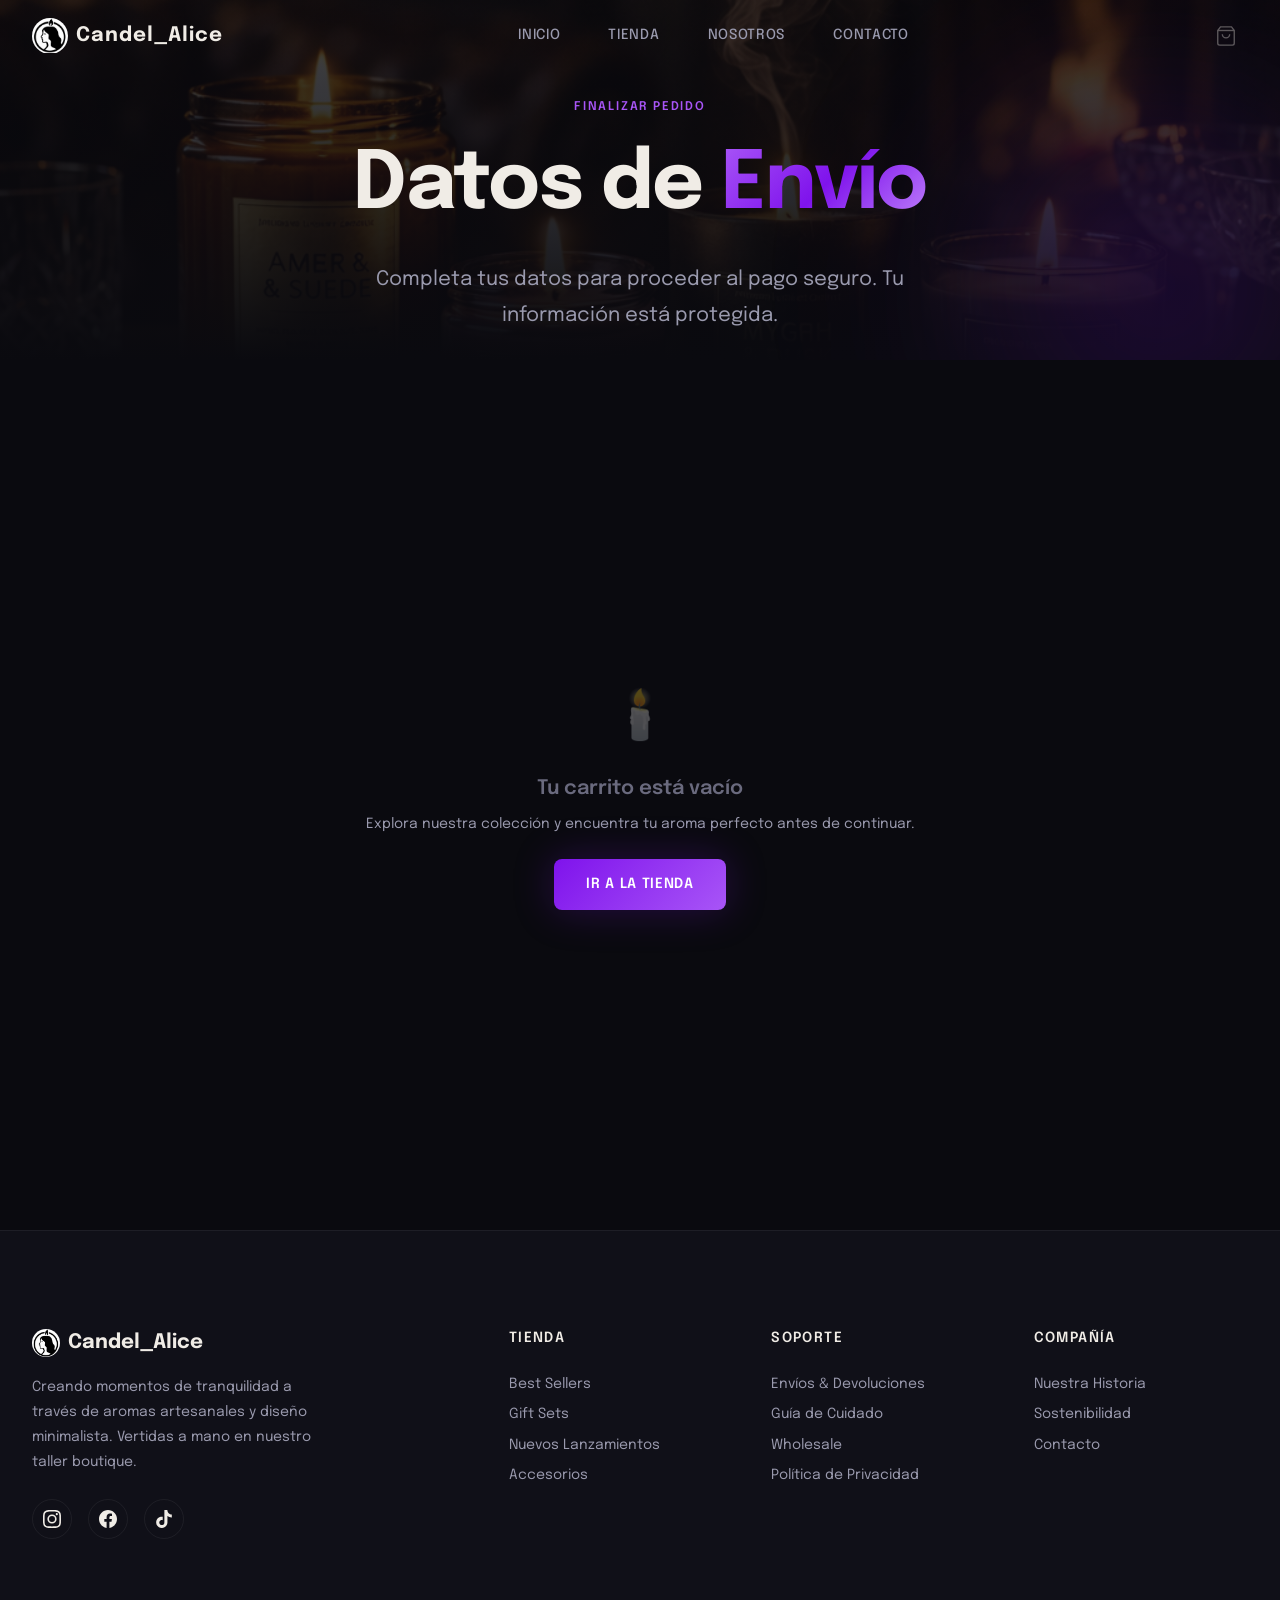
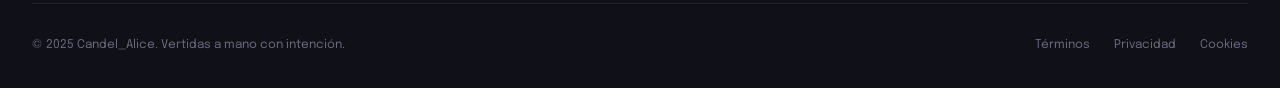
<file: checkout.html>
<!DOCTYPE html>
<html lang="es">

<head>
    <meta charset="UTF-8">
    <meta name="viewport" content="width=device-width, initial-scale=1.0">
    <meta name="description"
        content="Finalizar pedido — Candel_Alice. Introduce tus datos de envío y procede al pago seguro con Stripe.">
    <meta name="author" content="Candel_Alice">
    <meta name="robots" content="noindex, nofollow">

    <title>Checkout | Candel_Alice — Velas Artesanales de Soja</title>
    <link rel="icon" type="image/x-icon" href="candel_alice_logo.ico">
    <link rel="stylesheet" href="css/styles.css">
</head>

<body class="checkout-page">

    <!-- ========== NAVBAR ========== -->
    <nav class="navbar" id="navbar" role="navigation" aria-label="Navegación principal">
        <div class="navbar__inner">
            <a href="index.html" class="navbar__logo" aria-label="Candel_Alice — Inicio">
                <img src="candel_alice_logo.jpg" alt="Candel_Alice Logo" width="36" height="36">
                <span>Candel_Alice</span>
            </a>
            <div class="navbar__links">
                <a href="index.html" class="navbar__link" id="nav-home">Inicio</a>
                <a href="shop.html" class="navbar__link" id="nav-shop">Tienda</a>
                <a href="about.html" class="navbar__link" id="nav-about">Nosotros</a>
                <a href="contact.html" class="navbar__link" id="nav-contact">Contacto</a>
            </div>
            <div class="navbar__actions" style="display:flex;align-items:center;gap:var(--space-sm);">
                <button class="navbar__cart" id="cart-toggle" aria-label="Abrir carrito de compra">
                    <svg viewBox="0 0 24 24" aria-hidden="true">
                        <path d="M6 2L3 6v14a2 2 0 002 2h14a2 2 0 002-2V6l-3-4z" />
                        <line x1="3" y1="6" x2="21" y2="6" />
                        <path d="M16 10a4 4 0 01-8 0" />
                    </svg>
                    <span class="cart-badge" id="cart-badge">0</span>
                </button>
                <button class="navbar__hamburger" id="hamburger" aria-label="Menú de navegación" aria-expanded="false">
                    <span></span><span></span><span></span>
                </button>
            </div>
        </div>
    </nav>

    <!-- Mobile Menu -->
    <div class="mobile-menu" id="mobile-menu" role="dialog" aria-label="Menú móvil">
        <a href="index.html" class="mobile-menu__link">Inicio</a>
        <a href="shop.html" class="mobile-menu__link">Tienda</a>
        <a href="about.html" class="mobile-menu__link">Nosotros</a>
        <a href="contact.html" class="mobile-menu__link">Contacto</a>
    </div>

    <!-- ========== HERO (Inner Page) ========== -->
    <section class="hero hero--inner" id="checkout-hero" aria-labelledby="checkout-title" style="min-height: 40vh;">
        <div class="hero__bg">
            <img src="images/hero-candle.png" alt="Finalizar pedido" width="1920" height="1080">
        </div>
        <div class="hero__glow hero__glow--1" aria-hidden="true"></div>
        <div class="container">
            <div class="hero__content" style="text-align:center;max-width:800px;margin:0 auto;">
                <p class="hero__label">Finalizar Pedido</p>
                <h1 class="hero__title" id="checkout-title">Datos de <span class="text-gradient">Envío</span></h1>
                <p class="hero__subtitle" style="max-width:600px;margin:0 auto;">
                    Completa tus datos para proceder al pago seguro. Tu información está protegida.
                </p>
            </div>
        </div>
    </section>

    <!-- ========== CHECKOUT CONTENT ========== -->
    <section class="section" id="checkout-section" aria-labelledby="checkout-heading">
        <div class="container">
            <h2 id="checkout-heading" class="visually-hidden">Formulario de checkout</h2>

            <!-- Empty cart message (hidden by default) -->
            <div class="checkout-empty" id="checkout-empty" style="display:none;">
                <div class="cart-drawer__empty">
                    <div class="cart-drawer__empty-icon">🕯️</div>
                    <p style="font-size: var(--fs-lg); font-weight: var(--fw-semibold);">Tu carrito está vacío</p>
                    <p class="mt-sm" style="font-size: var(--fs-sm); color: var(--color-text-muted);">
                        Explora nuestra colección y encuentra tu aroma perfecto antes de continuar.
                    </p>
                    <a href="shop.html" class="btn btn--primary mt-lg">Ir a la Tienda</a>
                </div>
            </div>

            <!-- Checkout layout (hidden when cart is empty) -->
            <div class="checkout-layout" id="checkout-layout">

                <!-- LEFT: Form -->
                <div class="checkout-form-section fade-in-up">
                    <h3 class="checkout-section-title">Información de Contacto y Envío</h3>

                    <form id="checkout-form" novalidate autocomplete="on">

                        <!-- Honeypot anti-bot field -->
                        <div class="honeypot-field" aria-hidden="true">
                            <label for="website">Website</label>
                            <input type="text" id="website" name="website" tabindex="-1" autocomplete="off">
                        </div>

                        <div class="form-group">
                            <label class="form-label" for="checkout-name">Nombre completo *</label>
                            <input class="form-input" type="text" id="checkout-name" name="name"
                                placeholder="Ej: María García López" required autocomplete="name" minlength="2"
                                maxlength="100">
                            <span class="form-error" id="error-name"></span>
                        </div>

                        <div class="form-group">
                            <label class="form-label" for="checkout-email">Correo electrónico *</label>
                            <input class="form-input" type="email" id="checkout-email" name="email"
                                placeholder="Ej: maria@ejemplo.com" required autocomplete="email" maxlength="254">
                            <span class="form-error" id="error-email"></span>
                        </div>

                        <div class="form-group">
                            <label class="form-label" for="checkout-phone">Teléfono *</label>
                            <input class="form-input" type="tel" id="checkout-phone" name="phone"
                                placeholder="Ej: +34 612 345 678" required autocomplete="tel" minlength="9"
                                maxlength="20">
                            <span class="form-error" id="error-phone"></span>
                        </div>

                        <div class="form-group">
                            <label class="form-label" for="checkout-address">Dirección de envío *</label>
                            <textarea class="form-textarea" id="checkout-address" name="address"
                                placeholder="Calle, número, piso, código postal, ciudad, provincia" required
                                autocomplete="street-address" minlength="10" maxlength="500"
                                style="min-height: 100px;"></textarea>
                            <span class="form-error" id="error-address"></span>
                        </div>

                        <!-- Consent checkboxes -->
                        <div class="checkout-consents">
                            <label class="form-checkbox" for="consent-email">
                                <input type="checkbox" id="consent-email" name="consent_email" required>
                                <span class="form-checkbox__mark"></span>
                                <span class="form-checkbox__text">
                                    Consiento el uso de mi correo electrónico para recibir información
                                    sobre el pedido realizado. *
                                </span>
                            </label>
                            <span class="form-error" id="error-consent-email"></span>

                            <label class="form-checkbox" for="consent-address">
                                <input type="checkbox" id="consent-address" name="consent_address" required>
                                <span class="form-checkbox__mark"></span>
                                <span class="form-checkbox__text">
                                    Consiento el uso de mi dirección para el envío del pedido. *
                                </span>
                            </label>
                            <span class="form-error" id="error-consent-address"></span>
                        </div>

                        <button type="submit" class="btn btn--primary btn--lg checkout-submit" id="checkout-submit"
                            disabled>
                            <svg width="20" height="20" viewBox="0 0 24 24" fill="none" stroke="currentColor"
                                stroke-width="2" aria-hidden="true">
                                <rect x="1" y="4" width="22" height="16" rx="2" ry="2" />
                                <line x1="1" y1="10" x2="23" y2="10" />
                            </svg>
                            Proceder al Pago Seguro
                        </button>
                    </form>
                </div>

                <!-- RIGHT: Order Summary -->
                <div class="checkout-order fade-in-up">
                    <h3 class="checkout-section-title">Resumen del Pedido</h3>
                    <div class="checkout-order__card">
                        <div class="checkout-order__items" id="checkout-order-items">
                            <!-- Rendered by JS -->
                        </div>
                        <div class="checkout-order__divider"></div>
                        <div class="checkout-order__row checkout-order__row--total">
                            <span>Total</span>
                            <span id="checkout-total">€0.00</span>
                        </div>
                        <div class="checkout-order__secure">
                            <svg width="16" height="16" viewBox="0 0 24 24" fill="none" stroke="currentColor"
                                stroke-width="2" aria-hidden="true">
                                <rect x="3" y="11" width="18" height="11" rx="2" ry="2" />
                                <path d="M7 11V7a5 5 0 0110 0v4" />
                            </svg>
                            Pago 100% seguro con Stripe
                        </div>
                    </div>
                    <a href="shop.html" class="checkout-back-link">
                        ← Seguir comprando
                    </a>
                </div>
            </div>
        </div>
    </section>

    <!-- ========== FOOTER ========== -->
    <footer class="footer" id="footer" role="contentinfo">
        <div class="container">
            <div class="footer__grid">
                <div class="footer__brand">
                    <div class="footer__brand-name">
                        <img src="candel_alice_logo.jpg" alt="Candel_Alice" width="28" height="28">
                        Candel_Alice
                    </div>
                    <p class="footer__brand-text">
                        Creando momentos de tranquilidad a través de aromas artesanales y diseño minimalista. Vertidas a
                        mano en nuestro taller boutique.
                    </p>
                    <div class="footer__social">
                        <a href="#" class="footer__social-link" aria-label="Instagram">
                            <svg viewBox="0 0 24 24">
                                <path
                                    d="M12 2.163c3.204 0 3.584.012 4.85.07 3.252.148 4.771 1.691 4.919 4.919.058 1.265.069 1.645.069 4.849 0 3.205-.012 3.584-.069 4.849-.149 3.225-1.664 4.771-4.919 4.919-1.266.058-1.644.07-4.85.07-3.204 0-3.584-.012-4.849-.07-3.26-.149-4.771-1.699-4.919-4.92-.058-1.265-.07-1.644-.07-4.849 0-3.204.013-3.583.07-4.849.149-3.227 1.664-4.771 4.919-4.919 1.266-.057 1.645-.069 4.849-.069zM12 0C8.741 0 8.333.014 7.053.072 2.695.272.273 2.69.073 7.052.014 8.333 0 8.741 0 12c0 3.259.014 3.668.072 4.948.2 4.358 2.618 6.78 6.98 6.98C8.333 23.986 8.741 24 12 24c3.259 0 3.668-.014 4.948-.072 4.354-.2 6.782-2.618 6.979-6.98.059-1.28.073-1.689.073-4.948 0-3.259-.014-3.667-.072-4.947-.196-4.354-2.617-6.78-6.979-6.98C15.668.014 15.259 0 12 0zm0 5.838a6.162 6.162 0 100 12.324 6.162 6.162 0 000-12.324zM12 16a4 4 0 110-8 4 4 0 010 8zm6.406-11.845a1.44 1.44 0 100 2.881 1.44 1.44 0 000-2.881z" />
                            </svg>
                        </a>
                        <a href="#" class="footer__social-link" aria-label="Facebook">
                            <svg viewBox="0 0 24 24">
                                <path
                                    d="M24 12.073c0-6.627-5.373-12-12-12s-12 5.373-12 12c0 5.99 4.388 10.954 10.125 11.854v-8.385H7.078v-3.47h3.047V9.43c0-3.007 1.792-4.669 4.533-4.669 1.312 0 2.686.235 2.686.235v2.953H15.83c-1.491 0-1.956.925-1.956 1.874v2.25h3.328l-.532 3.47h-2.796v8.385C19.612 23.027 24 18.062 24 12.073z" />
                            </svg>
                        </a>
                        <a href="#" class="footer__social-link" aria-label="TikTok">
                            <svg viewBox="0 0 24 24">
                                <path
                                    d="M12.525.02c1.31-.02 2.61-.01 3.91-.02.08 1.53.63 3.09 1.75 4.17 1.12 1.11 2.7 1.62 4.24 1.79v4.03c-1.44-.05-2.89-.35-4.2-.97-.57-.26-1.1-.59-1.62-.93-.01 2.92.01 5.84-.02 8.75-.08 1.4-.54 2.79-1.35 3.94-1.31 1.92-3.58 3.17-5.91 3.21-1.43.08-2.86-.31-4.08-1.03-2.02-1.19-3.44-3.37-3.65-5.71-.02-.5-.03-1-.01-1.49.18-1.9 1.12-3.72 2.58-4.96 1.66-1.44 3.98-2.13 6.15-1.72.02 1.48-.04 2.96-.04 4.44-.99-.32-2.15-.23-3.02.37-.63.41-1.11 1.04-1.36 1.75-.21.51-.15 1.07-.14 1.61.24 1.64 1.82 3.02 3.5 2.87 1.12-.01 2.19-.66 2.77-1.61.19-.33.4-.67.41-1.06.1-1.79.06-3.57.07-5.36.01-4.03-.01-8.05.02-12.07z" />
                            </svg>
                        </a>
                    </div>
                </div>
                <div>
                    <h4 class="footer__column-title">Tienda</h4>
                    <nav class="footer__links" aria-label="Enlaces de la tienda">
                        <a href="shop.html" class="footer__link">Best Sellers</a>
                        <a href="shop.html" class="footer__link">Gift Sets</a>
                        <a href="shop.html" class="footer__link">Nuevos Lanzamientos</a>
                        <a href="shop.html" class="footer__link">Accesorios</a>
                    </nav>
                </div>
                <div>
                    <h4 class="footer__column-title">Soporte</h4>
                    <nav class="footer__links" aria-label="Enlaces de soporte">
                        <a href="contact.html" class="footer__link">Envíos &amp; Devoluciones</a>
                        <a href="contact.html" class="footer__link">Guía de Cuidado</a>
                        <a href="contact.html" class="footer__link">Wholesale</a>
                        <a href="contact.html" class="footer__link">Política de Privacidad</a>
                    </nav>
                </div>
                <div>
                    <h4 class="footer__column-title">Compañía</h4>
                    <nav class="footer__links" aria-label="Enlaces de la compañía">
                        <a href="about.html" class="footer__link">Nuestra Historia</a>
                        <a href="about.html" class="footer__link">Sostenibilidad</a>
                        <a href="contact.html" class="footer__link">Contacto</a>
                    </nav>
                </div>
            </div>
            <div class="footer__bottom">
                <p class="footer__copyright">© 2025 Candel_Alice. Vertidas a mano con intención.</p>
                <div class="footer__bottom-links">
                    <a href="#" class="footer__bottom-link">Términos</a>
                    <a href="#" class="footer__bottom-link">Privacidad</a>
                    <a href="#" class="footer__bottom-link">Cookies</a>
                </div>
            </div>
        </div>
    </footer>

    <!-- ========== CART DRAWER ========== -->
    <div class="cart-overlay" id="cart-overlay" aria-hidden="true"></div>
    <aside class="cart-drawer" id="cart-drawer" role="dialog" aria-label="Carrito de compra">
        <div class="cart-drawer__header">
            <h2 class="cart-drawer__title">Tu Carrito</h2>
            <button class="cart-drawer__close" id="cart-close" aria-label="Cerrar carrito">✕</button>
        </div>
        <div class="cart-drawer__items" id="cart-items"></div>
        <div class="cart-drawer__footer">
            <div class="cart-drawer__total">
                <span>Total</span>
                <span class="cart-total-amount" id="cart-total">€0.00</span>
            </div>
            <button class="btn btn--primary cart-drawer__checkout" id="checkout-btn" onclick="checkoutWithStripe()">
                Pagar con Stripe
                <svg width="16" height="16" viewBox="0 0 24 24" fill="none" stroke="currentColor" stroke-width="2"
                    aria-hidden="true">
                    <path d="M5 12h14M12 5l7 7-7 7" />
                </svg>
            </button>
        </div>
    </aside>

    <script src="js/main.js"></script>
</body>

</html>
</file>
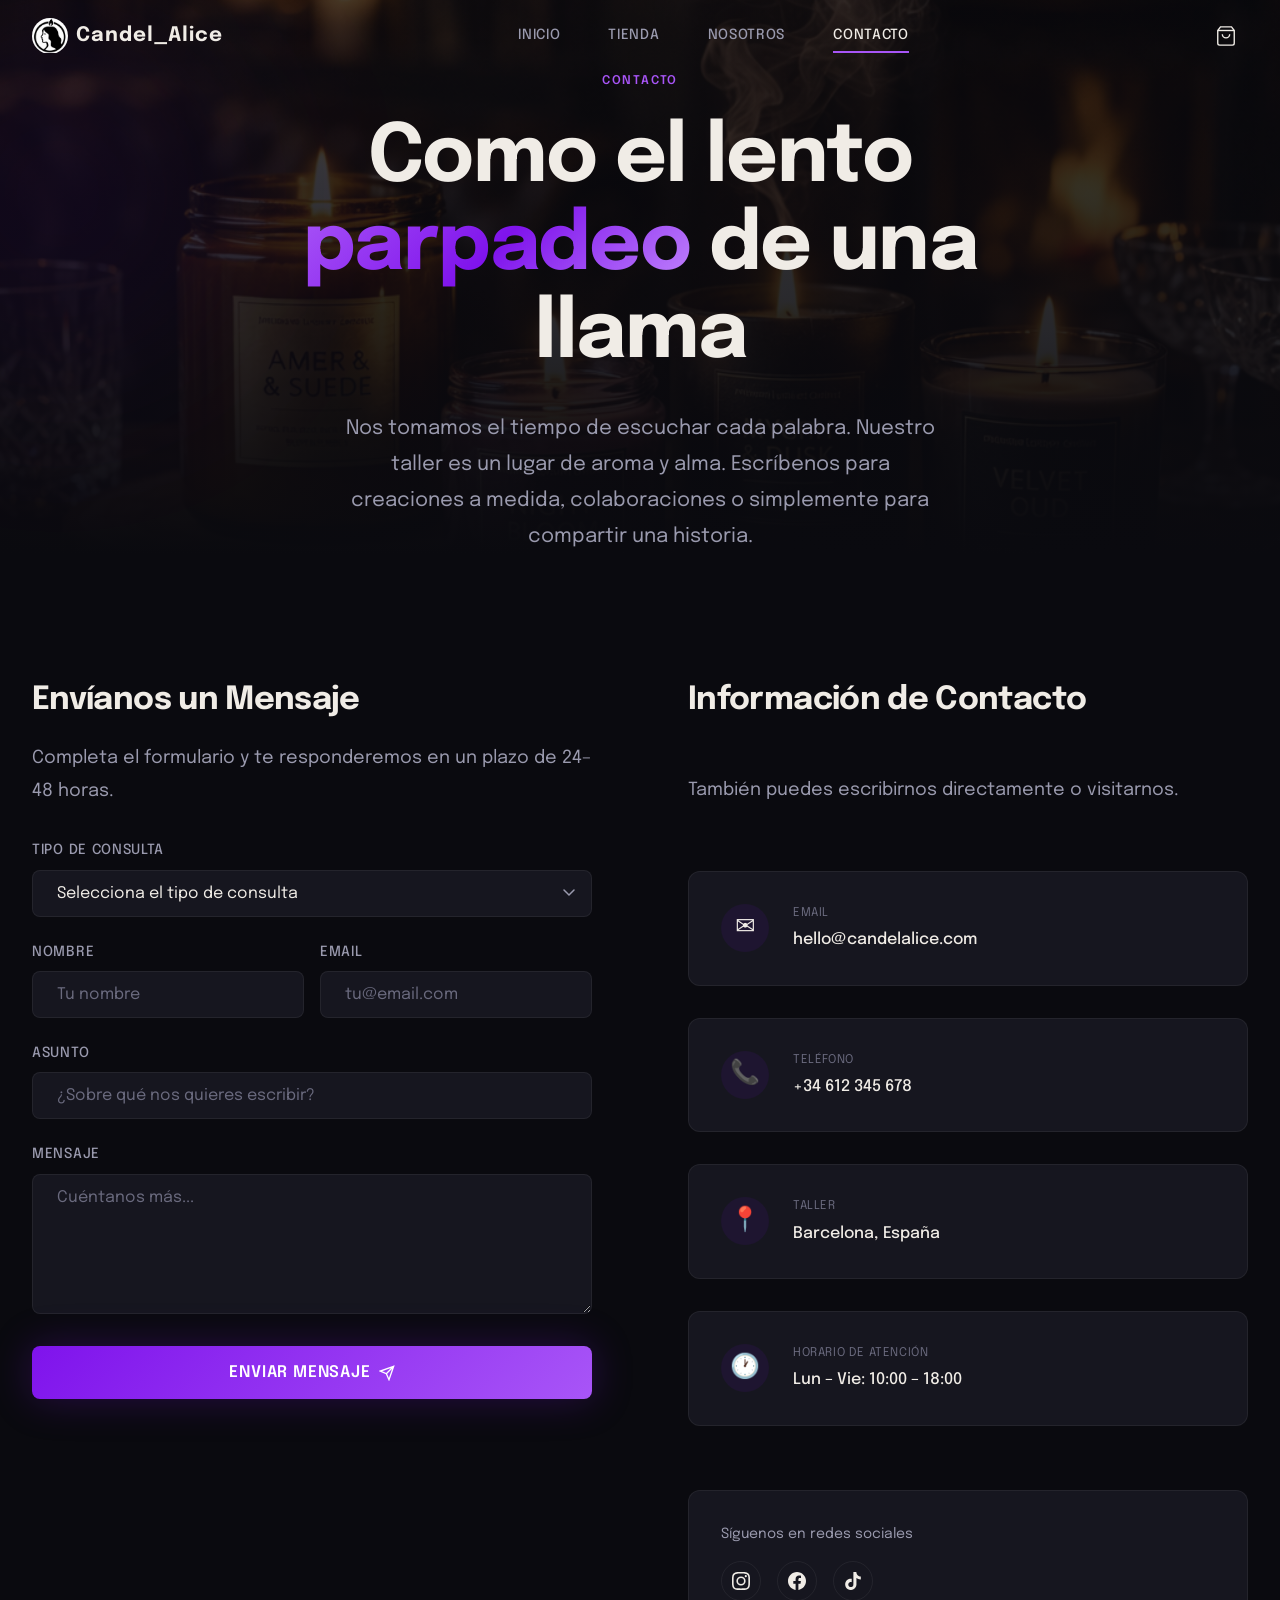
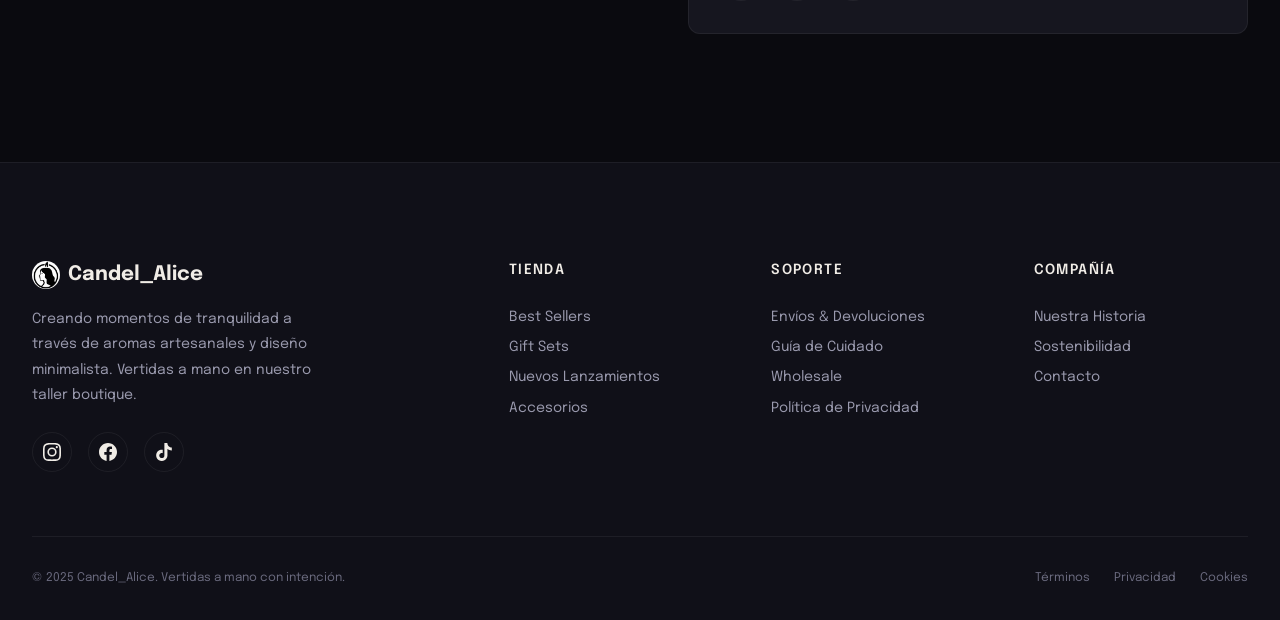
<file: contact.html>
<!DOCTYPE html>
<html lang="es">

<head>
    <meta charset="UTF-8">
    <meta name="viewport" content="width=device-width, initial-scale=1.0">
    <meta name="description"
        content="Contacta con Candel_Alice — Consultas sobre pedidos, creaciones a medida, colaboraciones o wholesale. Estamos aquí para ayudarte.">
    <meta name="keywords"
        content="contacto Candel_Alice, consulta velas, pedidos personalizados, wholesale velas, velas a medida">
    <meta name="author" content="Candel_Alice">
    <meta name="robots" content="index, follow">

    <meta property="og:title" content="Contacto | Candel_Alice — Velas Artesanales de Soja">
    <meta property="og:description"
        content="Contáctanos para pedidos personalizados, colaboraciones o cualquier consulta.">
    <meta property="og:image" content="images/hero-candle.png">
    <meta property="og:type" content="website">
    <meta property="og:locale" content="es_ES">

    <title>Contacto | Candel_Alice — Velas Artesanales de Soja</title>
    <link rel="icon" type="image/x-icon" href="candel_alice_logo.ico">
    <link rel="stylesheet" href="css/styles.css">
</head>

<body>

    <!-- ========== NAVBAR ========== -->
    <nav class="navbar" id="navbar" role="navigation" aria-label="Navegación principal">
        <div class="navbar__inner">
            <a href="index.html" class="navbar__logo" aria-label="Candel_Alice — Inicio">
                <img src="candel_alice_logo.jpg" alt="Candel_Alice Logo" width="36" height="36">
                <span>Candel_Alice</span>
            </a>
            <div class="navbar__links">
                <a href="index.html" class="navbar__link" id="nav-home">Inicio</a>
                <a href="shop.html" class="navbar__link" id="nav-shop">Tienda</a>
                <a href="about.html" class="navbar__link" id="nav-about">Nosotros</a>
                <a href="contact.html" class="navbar__link active" id="nav-contact">Contacto</a>
            </div>
            <div class="navbar__actions" style="display:flex;align-items:center;gap:var(--space-sm);">
                <button class="navbar__cart" id="cart-toggle" aria-label="Abrir carrito de compra">
                    <svg viewBox="0 0 24 24" aria-hidden="true">
                        <path d="M6 2L3 6v14a2 2 0 002 2h14a2 2 0 002-2V6l-3-4z" />
                        <line x1="3" y1="6" x2="21" y2="6" />
                        <path d="M16 10a4 4 0 01-8 0" />
                    </svg>
                    <span class="cart-badge" id="cart-badge">0</span>
                </button>
                <button class="navbar__hamburger" id="hamburger" aria-label="Menú de navegación" aria-expanded="false">
                    <span></span><span></span><span></span>
                </button>
            </div>
        </div>
    </nav>

    <div class="mobile-menu" id="mobile-menu" role="dialog" aria-label="Menú móvil">
        <a href="index.html" class="mobile-menu__link">Inicio</a>
        <a href="shop.html" class="mobile-menu__link">Tienda</a>
        <a href="about.html" class="mobile-menu__link">Nosotros</a>
        <a href="contact.html" class="mobile-menu__link">Contacto</a>
    </div>

    <!-- ========== HERO ========== -->
    <section class="hero hero--inner" id="contact-hero" aria-labelledby="contact-title">
        <div class="hero__bg">
            <img src="images/hero-candle.png" alt="Velas artesanales Candel_Alice" width="1920" height="1080">
        </div>
        <div class="hero__glow hero__glow--2" aria-hidden="true"></div>
        <div class="container">
            <div class="hero__content" style="text-align:center;max-width:800px;margin:0 auto;">
                <p class="hero__label">Contacto</p>
                <h1 class="hero__title" id="contact-title">
                    Como el lento <span class="text-gradient">parpadeo</span> de una llama
                </h1>
                <p class="hero__subtitle" style="max-width:600px;margin:0 auto;">
                    Nos tomamos el tiempo de escuchar cada palabra. Nuestro taller es un lugar de aroma y alma.
                    Escríbenos para creaciones a medida, colaboraciones o simplemente para compartir una historia.
                </p>
            </div>
        </div>
    </section>

    <!-- ========== CONTACT CONTENT ========== -->
    <section class="section" id="contact-section" aria-labelledby="contact-form-title">
        <div class="container">
            <div class="contact-grid">
                <!-- Contact Form -->
                <div class="fade-in-up">
                    <h2 id="contact-form-title" class="section-title" style="font-size:var(--fs-2xl);">Envíanos un
                        Mensaje</h2>
                    <p class="section-subtitle mb-xl">Completa el formulario y te responderemos en un plazo de 24–48
                        horas.</p>

                    <form id="contact-form" onsubmit="handleContactForm(event)" novalidate>
                        <div class="form-group">
                            <label for="inquiry-type" class="form-label">Tipo de Consulta</label>
                            <select id="inquiry-type" name="inquiry_type" class="form-select" required>
                                <option value="" disabled selected>Selecciona el tipo de consulta</option>
                                <option value="order">Consulta sobre Pedido</option>
                                <option value="custom">Creación a Medida</option>
                                <option value="wholesale">Wholesale / Distribución</option>
                                <option value="collaboration">Colaboración</option>
                                <option value="other">Otro</option>
                            </select>
                        </div>

                        <div style="display:grid;grid-template-columns:1fr 1fr;gap:var(--space-md);">
                            <div class="form-group">
                                <label for="contact-name" class="form-label">Nombre</label>
                                <input type="text" id="contact-name" name="name" class="form-input"
                                    placeholder="Tu nombre" required autocomplete="name">
                            </div>
                            <div class="form-group">
                                <label for="contact-email" class="form-label">Email</label>
                                <input type="email" id="contact-email" name="email" class="form-input"
                                    placeholder="tu@email.com" required autocomplete="email">
                            </div>
                        </div>

                        <div class="form-group">
                            <label for="contact-subject" class="form-label">Asunto</label>
                            <input type="text" id="contact-subject" name="subject" class="form-input"
                                placeholder="¿Sobre qué nos quieres escribir?">
                        </div>

                        <div class="form-group">
                            <label for="contact-message" class="form-label">Mensaje</label>
                            <textarea id="contact-message" name="message" class="form-textarea"
                                placeholder="Cuéntanos más..." rows="5" required></textarea>
                        </div>

                        <button type="submit" class="btn btn--primary btn--lg" id="contact-submit" style="width:100%;">
                            Enviar Mensaje
                            <svg width="16" height="16" viewBox="0 0 24 24" fill="none" stroke="currentColor"
                                stroke-width="2" aria-hidden="true">
                                <path d="M22 2L11 13M22 2l-7 20-4-9-9-4 20-7z" />
                            </svg>
                        </button>
                    </form>
                </div>

                <!-- Contact Info -->
                <div class="contact-info fade-in-up">
                    <h2 class="section-title" style="font-size:var(--fs-2xl);">Información de Contacto</h2>
                    <p class="section-subtitle mb-xl">También puedes escribirnos directamente o visitarnos.</p>

                    <div class="contact-info-card" id="info-email">
                        <div class="contact-info-card__icon" aria-hidden="true">✉️</div>
                        <div>
                            <div class="contact-info-card__label">Email</div>
                            <div class="contact-info-card__value">hello@candelalice.com</div>
                        </div>
                    </div>

                    <div class="contact-info-card" id="info-phone">
                        <div class="contact-info-card__icon" aria-hidden="true">📞</div>
                        <div>
                            <div class="contact-info-card__label">Teléfono</div>
                            <div class="contact-info-card__value">+34 612 345 678</div>
                        </div>
                    </div>

                    <div class="contact-info-card" id="info-location">
                        <div class="contact-info-card__icon" aria-hidden="true">📍</div>
                        <div>
                            <div class="contact-info-card__label">Taller</div>
                            <div class="contact-info-card__value">Barcelona, España</div>
                        </div>
                    </div>

                    <div class="contact-info-card" id="info-hours">
                        <div class="contact-info-card__icon" aria-hidden="true">🕐</div>
                        <div>
                            <div class="contact-info-card__label">Horario de Atención</div>
                            <div class="contact-info-card__value">Lun – Vie: 10:00 – 18:00</div>
                        </div>
                    </div>

                    <!-- Social Links -->
                    <div
                        style="margin-top:var(--space-xl);padding:var(--space-xl);background:var(--color-surface);border-radius:var(--border-radius-lg);border:1px solid var(--color-border);">
                        <p style="font-size:var(--fs-sm);color:var(--color-text-muted);margin-bottom:var(--space-md);">
                            Síguenos en redes sociales</p>
                        <div class="footer__social" style="margin-top:0;">
                            <a href="#" class="footer__social-link" aria-label="Instagram">
                                <svg viewBox="0 0 24 24">
                                    <path
                                        d="M12 2.163c3.204 0 3.584.012 4.85.07 3.252.148 4.771 1.691 4.919 4.919.058 1.265.069 1.645.069 4.849 0 3.205-.012 3.584-.069 4.849-.149 3.225-1.664 4.771-4.919 4.919-1.266.058-1.644.07-4.85.07-3.204 0-3.584-.012-4.849-.07-3.26-.149-4.771-1.699-4.919-4.92-.058-1.265-.07-1.644-.07-4.849 0-3.204.013-3.583.07-4.849.149-3.227 1.664-4.771 4.919-4.919 1.266-.057 1.645-.069 4.849-.069zM12 0C8.741 0 8.333.014 7.053.072 2.695.272.273 2.69.073 7.052.014 8.333 0 8.741 0 12c0 3.259.014 3.668.072 4.948.2 4.358 2.618 6.78 6.98 6.98C8.333 23.986 8.741 24 12 24c3.259 0 3.668-.014 4.948-.072 4.354-.2 6.782-2.618 6.979-6.98.059-1.28.073-1.689.073-4.948 0-3.259-.014-3.667-.072-4.947-.196-4.354-2.617-6.78-6.979-6.98C15.668.014 15.259 0 12 0zm0 5.838a6.162 6.162 0 100 12.324 6.162 6.162 0 000-12.324zM12 16a4 4 0 110-8 4 4 0 010 8zm6.406-11.845a1.44 1.44 0 100 2.881 1.44 1.44 0 000-2.881z" />
                                </svg>
                            </a>
                            <a href="#" class="footer__social-link" aria-label="Facebook">
                                <svg viewBox="0 0 24 24">
                                    <path
                                        d="M24 12.073c0-6.627-5.373-12-12-12s-12 5.373-12 12c0 5.99 4.388 10.954 10.125 11.854v-8.385H7.078v-3.47h3.047V9.43c0-3.007 1.792-4.669 4.533-4.669 1.312 0 2.686.235 2.686.235v2.953H15.83c-1.491 0-1.956.925-1.956 1.874v2.25h3.328l-.532 3.47h-2.796v8.385C19.612 23.027 24 18.062 24 12.073z" />
                                </svg>
                            </a>
                            <a href="#" class="footer__social-link" aria-label="TikTok">
                                <svg viewBox="0 0 24 24">
                                    <path
                                        d="M12.525.02c1.31-.02 2.61-.01 3.91-.02.08 1.53.63 3.09 1.75 4.17 1.12 1.11 2.7 1.62 4.24 1.79v4.03c-1.44-.05-2.89-.35-4.2-.97-.57-.26-1.1-.59-1.62-.93-.01 2.92.01 5.84-.02 8.75-.08 1.4-.54 2.79-1.35 3.94-1.31 1.92-3.58 3.17-5.91 3.21-1.43.08-2.86-.31-4.08-1.03-2.02-1.19-3.44-3.37-3.65-5.71-.02-.5-.03-1-.01-1.49.18-1.9 1.12-3.72 2.58-4.96 1.66-1.44 3.98-2.13 6.15-1.72.02 1.48-.04 2.96-.04 4.44-.99-.32-2.15-.23-3.02.37-.63.41-1.11 1.04-1.36 1.75-.21.51-.15 1.07-.14 1.61.24 1.64 1.82 3.02 3.5 2.87 1.12-.01 2.19-.66 2.77-1.61.19-.33.4-.67.41-1.06.1-1.79.06-3.57.07-5.36.01-4.03-.01-8.05.02-12.07z" />
                                </svg>
                            </a>
                        </div>
                    </div>
                </div>
            </div>
        </div>
    </section>

    <!-- ========== FOOTER ========== -->
    <footer class="footer" id="footer" role="contentinfo">
        <div class="container">
            <div class="footer__grid">
                <div class="footer__brand">
                    <div class="footer__brand-name">
                        <img src="candel_alice_logo.jpg" alt="Candel_Alice" width="28" height="28">
                        Candel_Alice
                    </div>
                    <p class="footer__brand-text">
                        Creando momentos de tranquilidad a través de aromas artesanales y diseño minimalista. Vertidas a
                        mano en nuestro taller boutique.
                    </p>
                    <div class="footer__social">
                        <a href="#" class="footer__social-link" aria-label="Instagram">
                            <svg viewBox="0 0 24 24">
                                <path
                                    d="M12 2.163c3.204 0 3.584.012 4.85.07 3.252.148 4.771 1.691 4.919 4.919.058 1.265.069 1.645.069 4.849 0 3.205-.012 3.584-.069 4.849-.149 3.225-1.664 4.771-4.919 4.919-1.266.058-1.644.07-4.85.07-3.204 0-3.584-.012-4.849-.07-3.26-.149-4.771-1.699-4.919-4.92-.058-1.265-.07-1.644-.07-4.849 0-3.204.013-3.583.07-4.849.149-3.227 1.664-4.771 4.919-4.919 1.266-.057 1.645-.069 4.849-.069zM12 0C8.741 0 8.333.014 7.053.072 2.695.272.273 2.69.073 7.052.014 8.333 0 8.741 0 12c0 3.259.014 3.668.072 4.948.2 4.358 2.618 6.78 6.98 6.98C8.333 23.986 8.741 24 12 24c3.259 0 3.668-.014 4.948-.072 4.354-.2 6.782-2.618 6.979-6.98.059-1.28.073-1.689.073-4.948 0-3.259-.014-3.667-.072-4.947-.196-4.354-2.617-6.78-6.979-6.98C15.668.014 15.259 0 12 0zm0 5.838a6.162 6.162 0 100 12.324 6.162 6.162 0 000-12.324zM12 16a4 4 0 110-8 4 4 0 010 8zm6.406-11.845a1.44 1.44 0 100 2.881 1.44 1.44 0 000-2.881z" />
                            </svg>
                        </a>
                        <a href="#" class="footer__social-link" aria-label="Facebook">
                            <svg viewBox="0 0 24 24">
                                <path
                                    d="M24 12.073c0-6.627-5.373-12-12-12s-12 5.373-12 12c0 5.99 4.388 10.954 10.125 11.854v-8.385H7.078v-3.47h3.047V9.43c0-3.007 1.792-4.669 4.533-4.669 1.312 0 2.686.235 2.686.235v2.953H15.83c-1.491 0-1.956.925-1.956 1.874v2.25h3.328l-.532 3.47h-2.796v8.385C19.612 23.027 24 18.062 24 12.073z" />
                            </svg>
                        </a>
                        <a href="#" class="footer__social-link" aria-label="TikTok">
                            <svg viewBox="0 0 24 24">
                                <path
                                    d="M12.525.02c1.31-.02 2.61-.01 3.91-.02.08 1.53.63 3.09 1.75 4.17 1.12 1.11 2.7 1.62 4.24 1.79v4.03c-1.44-.05-2.89-.35-4.2-.97-.57-.26-1.1-.59-1.62-.93-.01 2.92.01 5.84-.02 8.75-.08 1.4-.54 2.79-1.35 3.94-1.31 1.92-3.58 3.17-5.91 3.21-1.43.08-2.86-.31-4.08-1.03-2.02-1.19-3.44-3.37-3.65-5.71-.02-.5-.03-1-.01-1.49.18-1.9 1.12-3.72 2.58-4.96 1.66-1.44 3.98-2.13 6.15-1.72.02 1.48-.04 2.96-.04 4.44-.99-.32-2.15-.23-3.02.37-.63.41-1.11 1.04-1.36 1.75-.21.51-.15 1.07-.14 1.61.24 1.64 1.82 3.02 3.5 2.87 1.12-.01 2.19-.66 2.77-1.61.19-.33.4-.67.41-1.06.1-1.79.06-3.57.07-5.36.01-4.03-.01-8.05.02-12.07z" />
                            </svg>
                        </a>
                    </div>
                </div>
                <div>
                    <h4 class="footer__column-title">Tienda</h4>
                    <nav class="footer__links" aria-label="Enlaces de la tienda">
                        <a href="shop.html" class="footer__link">Best Sellers</a>
                        <a href="shop.html" class="footer__link">Gift Sets</a>
                        <a href="shop.html" class="footer__link">Nuevos Lanzamientos</a>
                        <a href="shop.html" class="footer__link">Accesorios</a>
                    </nav>
                </div>
                <div>
                    <h4 class="footer__column-title">Soporte</h4>
                    <nav class="footer__links" aria-label="Enlaces de soporte">
                        <a href="contact.html" class="footer__link">Envíos & Devoluciones</a>
                        <a href="contact.html" class="footer__link">Guía de Cuidado</a>
                        <a href="contact.html" class="footer__link">Wholesale</a>
                        <a href="contact.html" class="footer__link">Política de Privacidad</a>
                    </nav>
                </div>
                <div>
                    <h4 class="footer__column-title">Compañía</h4>
                    <nav class="footer__links" aria-label="Enlaces de la compañía">
                        <a href="about.html" class="footer__link">Nuestra Historia</a>
                        <a href="about.html" class="footer__link">Sostenibilidad</a>
                        <a href="contact.html" class="footer__link">Contacto</a>
                    </nav>
                </div>
            </div>
            <div class="footer__bottom">
                <p class="footer__copyright">© 2025 Candel_Alice. Vertidas a mano con intención.</p>
                <div class="footer__bottom-links">
                    <a href="#" class="footer__bottom-link">Términos</a>
                    <a href="#" class="footer__bottom-link">Privacidad</a>
                    <a href="#" class="footer__bottom-link">Cookies</a>
                </div>
            </div>
        </div>
    </footer>

    <!-- ========== CART DRAWER ========== -->
    <div class="cart-overlay" id="cart-overlay" aria-hidden="true"></div>
    <aside class="cart-drawer" id="cart-drawer" role="dialog" aria-label="Carrito de compra">
        <div class="cart-drawer__header">
            <h2 class="cart-drawer__title">Tu Carrito</h2>
            <button class="cart-drawer__close" id="cart-close" aria-label="Cerrar carrito">✕</button>
        </div>
        <div class="cart-drawer__items" id="cart-items"></div>
        <div class="cart-drawer__footer">
            <div class="cart-drawer__total">
                <span>Total</span>
                <span class="cart-total-amount" id="cart-total">€0.00</span>
            </div>
            <button class="btn btn--primary cart-drawer__checkout" id="checkout-btn" onclick="checkoutWithStripe()">
                Pagar con Stripe
                <svg width="16" height="16" viewBox="0 0 24 24" fill="none" stroke="currentColor" stroke-width="2"
                    aria-hidden="true">
                    <path d="M5 12h14M12 5l7 7-7 7" />
                </svg>
            </button>
        </div>
    </aside>

    <script src="js/main.js"></script>
</body>

</html>
</file>
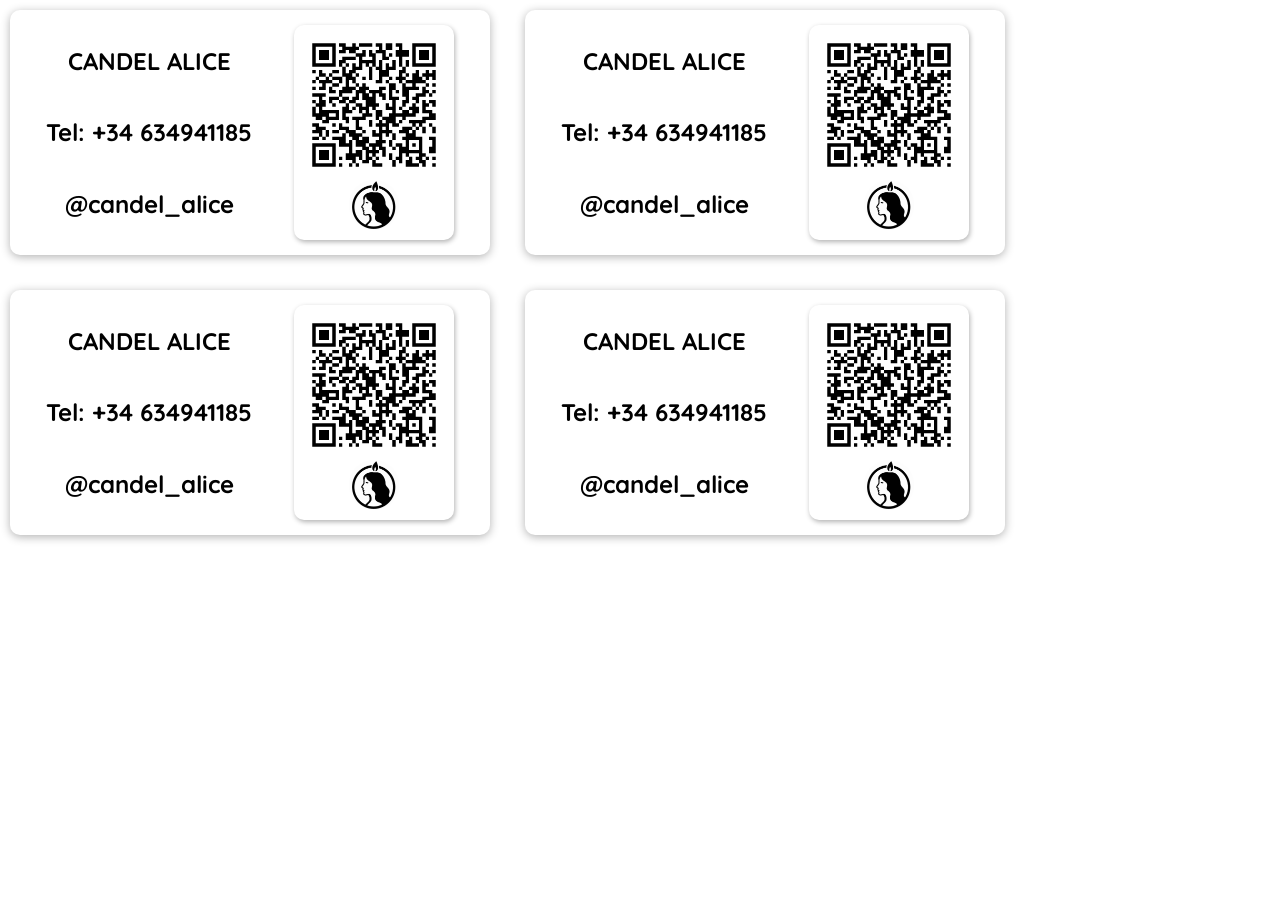
<file: tarjeta_contacto_1.html>
<!DOCTYPE html>
<html lang="es">
<head>
<meta charset="UTF-8">
<meta viewport="">
<title></title>
<style>

@import url('https://fonts.googleapis.com/css2?family=Quicksand:wght@300..700&display=swap');

* {
margin: 0;
padding: 0;
box-sizing: border-box;
font-family: "Quicksand", sans-serif;
}

main {
display:grid;
grid-template-rows: 1fr 1fr;
grid-template-columns: 500px 500px;
gap: 15px;
}

main section {
display: flex;
justify-content: space-around;
margin: 10px;
padding: 15px;
border-radius: 10px;
box-shadow: 0 2px 10px rgba(0,0,0,0.3);
}

main section .ttl-subttl {
display: flex;
flex-direction: column;
justify-content: space-around;
align-items: center;
}

main section .logo-qr {
display: flex;
flex-direction: column;
align-items: center;
box-shadow: 1px 2px 5px rgba(0,0,0,0.3);
padding: 5px 5px 10px 5px;
border-radius: 10px;
}

main section .logo-qr #qr {
width: 150px;
height: 150px;
}

main section .logo-qr #logo {
border-radius: 50%;
width: 50px;
height: 50px;
}

</style>
</head>
<body>

<main>

	<section>
		<div class="ttl-subttl">
			<h1>CANDEL ALICE</h1>
			<h2>Tel: +34 634941185</h2>
			<h2>@candel_alice</h2>
		</div>
		<div class="logo-qr">
			<img src="candel_alice_qr_url.png" id="qr"/>
			<img src="candel_alice_logo.jpg" id="logo"/>
		</div>
	</section>

	<section>
		<div class="ttl-subttl">
			<h1>CANDEL ALICE</h1>
			<h2>Tel: +34 634941185</h2>
			<h2>@candel_alice</h2>
		</div>
		<div class="logo-qr">
			<img src="candel_alice_qr_url.png" id="qr"/>
			<img src="candel_alice_logo.jpg" id="logo"/>
		</div>
	</section>


	<section>
		<div class="ttl-subttl">
			<h1>CANDEL ALICE</h1>
			<h2>Tel: +34 634941185</h2>
			<h2>@candel_alice</h2>
		</div>
		<div class="logo-qr">
			<img src="candel_alice_qr_url.png" id="qr"/>
			<img src="candel_alice_logo.jpg" id="logo"/>
		</div>
	</section>

	<section>
		<div class="ttl-subttl">
			<h1>CANDEL ALICE</h1>
			<h2>Tel: +34 634941185</h2>
			<h2>@candel_alice</h2>
		</div>
		<div class="logo-qr">
			<img src="candel_alice_qr_url.png" id="qr"/>
			<img src="candel_alice_logo.jpg" id="logo"/>
		</div>
	</section>


</main>

</body>
</html>
</file>
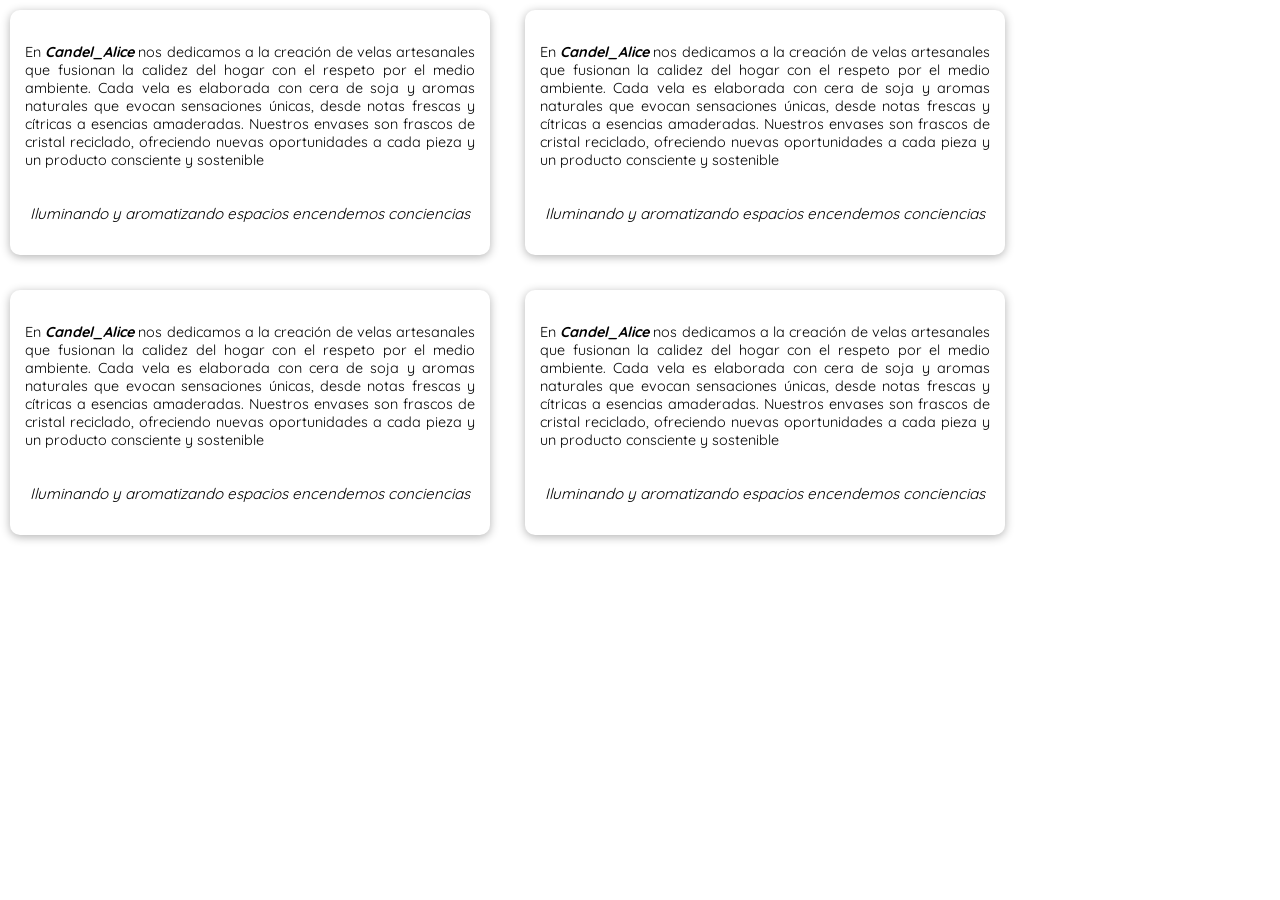
<file: tarjeta_contacto_2.html>
<!DOCTYPE html>
<html lang="es">
<head>
<meta charset="UTF-8">
<meta viewport="">
<title></title>
<style>

@import url('https://fonts.googleapis.com/css2?family=Quicksand:wght@300..700&display=swap');

* {
margin: 0;
padding: 0;
box-sizing: border-box;
font-family: "Quicksand", sans-serif;
}

main {
display:grid;
grid-template-rows: 265px 265px;
grid-template-columns: 500px 500px;
gap: 15px;
}

main section {
display: flex;
flex-direction: column;
justify-content: space-around;
margin: 10px;
padding: 15px;
border-radius: 10px;
box-shadow: 0 2px 10px rgba(0,0,0,0.3);
}

main section p {
text-align: justify;
font-size: 0.9em;
}

main section p:nth-child(2) {
font-size: 0.95em;
text-align: center;
font-style: italic;
}

main section p i {
font-size: 1em;
font-weight: 700;
}

</style>
</head>
<body>

<main>

	<section>
		<p>   En <i>Candel_Alice</i> nos dedicamos a la creación de velas artesanales que fusionan la calidez del hogar con el respeto por el medio ambiente. Cada vela es elaborada con cera de soja y aromas naturales que evocan sensaciones únicas, desde notas frescas y cítricas a esencias amaderadas. Nuestros envases son frascos de cristal reciclado, ofreciendo nuevas oportunidades a cada pieza y un producto consciente y sostenible</p>

<p>Iluminando y aromatizando espacios encendemos conciencias</p>

	</section>

	<section>
		<p>En <i>Candel_Alice</i> nos dedicamos a la creación de velas artesanales que fusionan la calidez del hogar con el respeto por el medio ambiente. Cada vela es elaborada con cera de soja y aromas naturales que evocan sensaciones únicas, desde notas frescas y cítricas a esencias amaderadas. Nuestros envases son frascos de cristal reciclado, ofreciendo nuevas oportunidades a cada pieza y un producto consciente y sostenible</p>

<p>Iluminando y aromatizando espacios encendemos conciencias</p>

	</section>


	<section>
		<p>En <i>Candel_Alice</i> nos dedicamos a la creación de velas artesanales que fusionan la calidez del hogar con el respeto por el medio ambiente. Cada vela es elaborada con cera de soja y aromas naturales que evocan sensaciones únicas, desde notas frescas y cítricas a esencias amaderadas. Nuestros envases son frascos de cristal reciclado, ofreciendo nuevas oportunidades a cada pieza y un producto consciente y sostenible</p>

<p>Iluminando y aromatizando espacios encendemos conciencias</p>

	</section>

	<section>
		<p>En <i>Candel_Alice</i> nos dedicamos a la creación de velas artesanales que fusionan la calidez del hogar con el respeto por el medio ambiente. Cada vela es elaborada con cera de soja y aromas naturales que evocan sensaciones únicas, desde notas frescas y cítricas a esencias amaderadas. Nuestros envases son frascos de cristal reciclado, ofreciendo nuevas oportunidades a cada pieza y un producto consciente y sostenible</p>

<p>Iluminando y aromatizando espacios encendemos conciencias</p>

	</section>


</main>

</body>
</html>
</file>
<file: css/styles.css>
/* ============================================================
   CANDEL_ALICE — Design System
   Dark luxury aesthetic with purple accents
   ============================================================ */

/* ---------- Google Fonts ---------- */
@import url('https://fonts.googleapis.com/css2?family=Epilogue:ital,wght@0,300;0,400;0,500;0,600;0,700;1,300;1,400&display=swap');

/* ---------- CSS Custom Properties ---------- */
:root {
  /* Colors */
  --color-bg: #0a0a0f;
  --color-bg-alt: #101018;
  --color-surface: #16161f;
  --color-surface-hover: #1e1e2a;
  --color-card: #1a1a24;
  --color-card-hover: #222232;
  --color-border: rgba(255, 255, 255, 0.06);
  --color-border-light: rgba(255, 255, 255, 0.1);

  --color-text: #f0ece6;
  --color-text-muted: #9a9aae;
  --color-text-dim: #6a6a7e;

  --color-accent: #7f13ec;
  --color-accent-light: #a855f7;
  --color-accent-glow: rgba(127, 19, 236, 0.25);
  --color-accent-subtle: rgba(127, 19, 236, 0.08);

  --color-white: #ffffff;
  --color-black: #000000;
  --color-success: #34d399;
  --color-warning: #fbbf24;

  /* Typography */
  --font-family: 'Epilogue', system-ui, -apple-system, sans-serif;
  --fs-xs: 0.75rem;
  --fs-sm: 0.875rem;
  --fs-base: 1rem;
  --fs-md: 1.125rem;
  --fs-lg: 1.25rem;
  --fs-xl: 1.5rem;
  --fs-2xl: 2rem;
  --fs-3xl: 2.5rem;
  --fs-4xl: 3.25rem;
  --fs-5xl: 4rem;
  --fs-hero: 5rem;

  --fw-light: 300;
  --fw-regular: 400;
  --fw-medium: 500;
  --fw-semibold: 600;
  --fw-bold: 700;

  --lh-tight: 1.1;
  --lh-snug: 1.3;
  --lh-normal: 1.6;
  --lh-relaxed: 1.8;

  --ls-tight: -0.02em;
  --ls-normal: 0;
  --ls-wide: 0.05em;
  --ls-wider: 0.1em;
  --ls-widest: 0.15em;

  /* Spacing */
  --space-xs: 0.25rem;
  --space-sm: 0.5rem;
  --space-md: 1rem;
  --space-lg: 1.5rem;
  --space-xl: 2rem;
  --space-2xl: 3rem;
  --space-3xl: 4rem;
  --space-4xl: 6rem;
  --space-5xl: 8rem;

  /* Layout */
  --max-width: 1280px;
  --max-width-narrow: 900px;
  --nav-height: 72px;
  --border-radius: 8px;
  --border-radius-lg: 12px;
  --border-radius-xl: 16px;
  --border-radius-full: 9999px;

  /* Transitions */
  --transition-fast: 0.2s cubic-bezier(0.4, 0, 0.2, 1);
  --transition-base: 0.3s cubic-bezier(0.4, 0, 0.2, 1);
  --transition-slow: 0.5s cubic-bezier(0.4, 0, 0.2, 1);
  --transition-spring: 0.6s cubic-bezier(0.34, 1.56, 0.64, 1);

  /* Shadows */
  --shadow-sm: 0 1px 3px rgba(0, 0, 0, 0.3);
  --shadow-md: 0 4px 12px rgba(0, 0, 0, 0.4);
  --shadow-lg: 0 8px 30px rgba(0, 0, 0, 0.5);
  --shadow-glow: 0 0 40px var(--color-accent-glow);
}

/* ---------- Reset & Base ---------- */
*,
*::before,
*::after {
  margin: 0;
  padding: 0;
  box-sizing: border-box;
}

html {
  scroll-behavior: smooth;
  font-size: 16px;
  -webkit-text-size-adjust: 100%;
}

body {
  font-family: var(--font-family);
  font-weight: var(--fw-regular);
  font-size: var(--fs-base);
  line-height: var(--lh-normal);
  color: var(--color-text);
  background-color: var(--color-bg);
  overflow-x: hidden;
  -webkit-font-smoothing: antialiased;
  -moz-osx-font-smoothing: grayscale;
}

img {
  max-width: 100%;
  height: auto;
  display: block;
}

a {
  color: inherit;
  text-decoration: none;
  transition: color var(--transition-fast);
}

button {
  font-family: inherit;
  cursor: pointer;
  border: none;
  background: none;
  color: inherit;
}

ul,
ol {
  list-style: none;
}

input,
textarea,
select {
  font-family: inherit;
  font-size: inherit;
  color: inherit;
  background: none;
  border: none;
  outline: none;
}

::selection {
  background-color: var(--color-accent);
  color: var(--color-white);
}

/* ---------- Container ---------- */
.container {
  width: 100%;
  max-width: var(--max-width);
  margin: 0 auto;
  padding: 0 var(--space-xl);
}

.container--narrow {
  max-width: var(--max-width-narrow);
}

/* ---------- Typography Utilities ---------- */
.text-gradient {
  background: linear-gradient(135deg, var(--color-accent-light), var(--color-accent), #c084fc);
  -webkit-background-clip: text;
  -webkit-text-fill-color: transparent;
  background-clip: text;
}

.section-label {
  font-size: var(--fs-xs);
  font-weight: var(--fw-semibold);
  letter-spacing: var(--ls-widest);
  text-transform: uppercase;
  color: var(--color-accent-light);
  margin-bottom: var(--space-md);
  display: inline-block;
}

.section-title {
  font-size: var(--fs-3xl);
  font-weight: var(--fw-bold);
  line-height: var(--lh-tight);
  letter-spacing: var(--ls-tight);
  margin-bottom: var(--space-lg);
}

.section-subtitle {
  font-size: var(--fs-md);
  color: var(--color-text-muted);
  line-height: var(--lh-relaxed);
  max-width: 600px;
}

/* ---------- Buttons ---------- */
.btn {
  display: inline-flex;
  align-items: center;
  justify-content: center;
  gap: var(--space-sm);
  padding: 14px 32px;
  font-size: var(--fs-sm);
  font-weight: var(--fw-semibold);
  letter-spacing: var(--ls-wide);
  text-transform: uppercase;
  border-radius: var(--border-radius);
  transition: all var(--transition-base);
  position: relative;
  overflow: hidden;
  white-space: nowrap;
}

.btn::after {
  content: '';
  position: absolute;
  inset: 0;
  background: linear-gradient(135deg, rgba(255, 255, 255, 0.1), transparent);
  opacity: 0;
  transition: opacity var(--transition-fast);
}

.btn:hover::after {
  opacity: 1;
}

.btn--primary {
  background: linear-gradient(135deg, var(--color-accent), var(--color-accent-light));
  color: var(--color-white);
  box-shadow: var(--shadow-glow);
}

.btn--primary:hover {
  transform: translateY(-2px);
  box-shadow: 0 0 50px var(--color-accent-glow);
}

.btn--outline {
  border: 1px solid var(--color-border-light);
  color: var(--color-text);
  background: transparent;
}

.btn--outline:hover {
  border-color: var(--color-accent-light);
  color: var(--color-accent-light);
  transform: translateY(-2px);
}

.btn--sm {
  padding: 10px 20px;
  font-size: var(--fs-xs);
}

.btn--lg {
  padding: 18px 40px;
  font-size: var(--fs-base);
}

.btn--icon {
  width: 44px;
  height: 44px;
  padding: 0;
  border-radius: var(--border-radius-full);
}

/* ---------- Navigation ---------- */
.navbar {
  position: fixed;
  top: 0;
  left: 0;
  right: 0;
  height: var(--nav-height);
  z-index: 1000;
  transition: background var(--transition-base), box-shadow var(--transition-base), border-color var(--transition-base);
  background: transparent;
  border-bottom: 1px solid transparent;
}

.navbar.scrolled {
  background: rgba(10, 10, 15, 0.92);
  backdrop-filter: blur(20px);
  -webkit-backdrop-filter: blur(20px);
  border-bottom: 1px solid var(--color-border);
  box-shadow: var(--shadow-sm);
}

.navbar__inner {
  display: flex;
  align-items: center;
  justify-content: space-between;
  height: 100%;
  max-width: var(--max-width);
  margin: 0 auto;
  padding: 0 var(--space-xl);
}

.navbar__logo {
  display: flex;
  align-items: center;
  gap: var(--space-sm);
  font-size: var(--fs-lg);
  font-weight: var(--fw-bold);
  letter-spacing: var(--ls-wide);
  color: var(--color-text);
  z-index: 1001;
}

.navbar__logo img {
  height: 36px;
  width: 36px;
  object-fit: contain;
  border-radius: var(--border-radius-full);
}

.navbar__links {
  display: flex;
  align-items: center;
  gap: var(--space-2xl);
}

.navbar__link {
  font-size: var(--fs-sm);
  font-weight: var(--fw-medium);
  letter-spacing: var(--ls-wide);
  text-transform: uppercase;
  color: var(--color-text-muted);
  position: relative;
  padding: var(--space-xs) 0;
  transition: color var(--transition-fast);
}

.navbar__link::after {
  content: '';
  position: absolute;
  bottom: -2px;
  left: 0;
  width: 0;
  height: 2px;
  background: var(--color-accent-light);
  transition: width var(--transition-base);
}

.navbar__link:hover,
.navbar__link.active {
  color: var(--color-text);
}

.navbar__link:hover::after,
.navbar__link.active::after {
  width: 100%;
}

/* Cart Icon */
.navbar__cart {
  position: relative;
  display: flex;
  align-items: center;
  justify-content: center;
  width: 44px;
  height: 44px;
  cursor: pointer;
  transition: all var(--transition-fast);
}

.navbar__cart:hover {
  color: var(--color-accent-light);
}

.navbar__cart svg {
  width: 22px;
  height: 22px;
  stroke: currentColor;
  fill: none;
  stroke-width: 1.5;
}

.cart-badge {
  position: absolute;
  top: 4px;
  right: 2px;
  width: 18px;
  height: 18px;
  border-radius: var(--border-radius-full);
  background: var(--color-accent);
  color: var(--color-white);
  font-size: 10px;
  font-weight: var(--fw-bold);
  display: flex;
  align-items: center;
  justify-content: center;
  opacity: 0;
  transform: scale(0);
  transition: all var(--transition-spring);
}

.cart-badge.visible {
  opacity: 1;
  transform: scale(1);
}

/* Hamburger */
.navbar__hamburger {
  display: none;
  flex-direction: column;
  gap: 5px;
  cursor: pointer;
  z-index: 1001;
  padding: 8px;
}

.navbar__hamburger span {
  width: 24px;
  height: 2px;
  background: var(--color-text);
  transition: all var(--transition-base);
  transform-origin: center;
}

.navbar__hamburger.open span:nth-child(1) {
  transform: translateY(7px) rotate(45deg);
}

.navbar__hamburger.open span:nth-child(2) {
  opacity: 0;
}

.navbar__hamburger.open span:nth-child(3) {
  transform: translateY(-7px) rotate(-45deg);
}

/* Mobile Menu */
.mobile-menu {
  display: none;
  position: fixed;
  inset: 0;
  background: rgba(10, 10, 15, 0.98);
  backdrop-filter: blur(30px);
  z-index: 999;
  flex-direction: column;
  align-items: center;
  justify-content: center;
  gap: var(--space-2xl);
  opacity: 0;
  transform: translateY(-20px);
  transition: all var(--transition-slow);
}

.mobile-menu.open {
  display: flex;
  opacity: 1;
  transform: translateY(0);
}

.mobile-menu__link {
  font-size: var(--fs-2xl);
  font-weight: var(--fw-semibold);
  letter-spacing: var(--ls-wide);
  color: var(--color-text);
  transition: color var(--transition-fast);
}

.mobile-menu__link:hover {
  color: var(--color-accent-light);
}

/* ---------- Hero Section ---------- */
.hero {
  position: relative;
  min-height: 100vh;
  display: flex;
  align-items: center;
  overflow: hidden;
}

.hero__bg {
  position: absolute;
  inset: 0;
  z-index: 0;
}

.hero__bg img {
  width: 100%;
  height: 100%;
  object-fit: cover;
  opacity: 0.4;
}

.hero__bg::after {
  content: '';
  position: absolute;
  inset: 0;
  background: linear-gradient(to bottom,
      rgba(10, 10, 15, 0.3) 0%,
      rgba(10, 10, 15, 0.6) 50%,
      var(--color-bg) 100%);
}

.hero__content {
  position: relative;
  z-index: 1;
  max-width: 700px;
  padding-top: var(--nav-height);
}

.hero__label {
  font-size: var(--fs-xs);
  font-weight: var(--fw-semibold);
  letter-spacing: var(--ls-widest);
  text-transform: uppercase;
  color: var(--color-accent-light);
  margin-bottom: var(--space-lg);
  opacity: 0;
  animation: fadeInUp 0.8s 0.2s forwards;
}

.hero__title {
  font-size: var(--fs-hero);
  font-weight: var(--fw-bold);
  line-height: var(--lh-tight);
  letter-spacing: var(--ls-tight);
  margin-bottom: var(--space-xl);
  opacity: 0;
  animation: fadeInUp 0.8s 0.4s forwards;
}

.hero__subtitle {
  font-size: var(--fs-lg);
  color: var(--color-text-muted);
  line-height: var(--lh-relaxed);
  margin-bottom: var(--space-2xl);
  max-width: 540px;
  opacity: 0;
  animation: fadeInUp 0.8s 0.6s forwards;
}

.hero__actions {
  display: flex;
  gap: var(--space-md);
  flex-wrap: wrap;
  opacity: 0;
  animation: fadeInUp 0.8s 0.8s forwards;
}

/* Hero for inner pages (shorter) */
.hero--inner {
  min-height: 60vh;
}

.hero--inner .hero__bg::after {
  background: linear-gradient(to bottom,
      rgba(10, 10, 15, 0.4) 0%,
      rgba(10, 10, 15, 0.7) 60%,
      var(--color-bg) 100%);
}

/* Ambient decoration */
.hero__glow {
  position: absolute;
  width: 500px;
  height: 500px;
  border-radius: var(--border-radius-full);
  background: radial-gradient(circle, var(--color-accent-glow), transparent 70%);
  filter: blur(100px);
  z-index: 0;
  pointer-events: none;
}

.hero__glow--1 {
  top: 10%;
  right: -10%;
  animation: pulseGlow 8s ease-in-out infinite;
}

.hero__glow--2 {
  bottom: 20%;
  left: -15%;
  animation: pulseGlow 8s ease-in-out 4s infinite;
  opacity: 0.5;
}

/* ---------- Sections ---------- */
.section {
  padding: var(--space-5xl) 0;
  position: relative;
}

.section--alt {
  background-color: var(--color-bg-alt);
}

.section__header {
  text-align: center;
  margin-bottom: var(--space-4xl);
}

.section__header .section-subtitle {
  margin-left: auto;
  margin-right: auto;
}

/* Divider */
.section__divider {
  width: 60px;
  height: 2px;
  background: linear-gradient(90deg, var(--color-accent), var(--color-accent-light));
  margin: 0 auto var(--space-xl);
  border-radius: var(--border-radius-full);
}

/* ---------- Product Cards ---------- */
.products-grid {
  display: grid;
  grid-template-columns: repeat(auto-fill, minmax(280px, 1fr));
  gap: var(--space-xl);
}

.product-card {
  background: var(--color-card);
  border-radius: var(--border-radius-lg);
  overflow: hidden;
  border: 1px solid var(--color-border);
  box-shadow: 0 0 0 rgba(139, 92, 246, 0);
  transition: transform var(--transition-base),
    border-color var(--transition-slow),
    box-shadow var(--transition-slow);
  position: relative;
}

.product-card:hover {
  transform: translateY(-6px);
  border-color: var(--color-accent-glow);
  box-shadow: var(--shadow-lg), var(--shadow-glow);
}

.product-card__image {
  position: relative;
  aspect-ratio: 1 / 1;
  overflow: hidden;
  background: var(--color-surface);
}

.product-card__image img {
  width: 100%;
  height: 100%;
  object-fit: cover;
  transition: transform var(--transition-slow);
}


.product-card__badge {
  position: absolute;
  top: var(--space-md);
  left: var(--space-md);
  padding: 6px 14px;
  background: var(--color-accent);
  color: var(--color-white);
  font-size: var(--fs-xs);
  font-weight: var(--fw-semibold);
  letter-spacing: var(--ls-wide);
  text-transform: uppercase;
  border-radius: var(--border-radius-full);
}

.product-card__body {
  padding: var(--space-lg);
}

.product-card__category {
  font-size: var(--fs-xs);
  font-weight: var(--fw-medium);
  letter-spacing: var(--ls-wider);
  text-transform: uppercase;
  color: var(--color-accent-light);
  margin-bottom: var(--space-sm);
}

.product-card__name {
  font-size: var(--fs-lg);
  font-weight: var(--fw-semibold);
  margin-bottom: var(--space-xs);
}

.product-card__scent {
  font-size: var(--fs-sm);
  color: var(--color-text-muted);
  margin-bottom: var(--space-md);
}

.product-card__footer {
  display: flex;
  align-items: center;
  justify-content: space-between;
}

.product-card__price {
  font-size: var(--fs-xl);
  font-weight: var(--fw-bold);
  color: var(--color-text);
}

.product-card__price span {
  font-size: var(--fs-sm);
  color: var(--color-text-dim);
  font-weight: var(--fw-regular);
}

.product-card__add-btn {
  width: 44px;
  height: 44px;
  border-radius: var(--border-radius-full);
  background: var(--color-accent);
  color: var(--color-white);
  display: flex;
  align-items: center;
  justify-content: center;
  transition: all var(--transition-base);
  font-size: var(--fs-xl);
  line-height: 1;
}

.product-card__add-btn:hover {
  background: var(--color-accent-light);
  transform: scale(1.1);
  box-shadow: var(--shadow-glow);
}

/* ---------- Featured / Split Section ---------- */
.split-section {
  display: grid;
  grid-template-columns: 1fr 1fr;
  gap: var(--space-4xl);
  align-items: center;
}

.split-section__image {
  border-radius: var(--border-radius-xl);
  overflow: hidden;
  aspect-ratio: 4 / 3;
  position: relative;
}

.split-section__image img {
  width: 100%;
  height: 100%;
  object-fit: cover;
}

.split-section__image::after {
  content: '';
  position: absolute;
  inset: 0;
  border-radius: var(--border-radius-xl);
  border: 1px solid var(--color-border);
}

.split-section__text {
  max-width: 500px;
}

/* ---------- Values / Features Grid ---------- */
.features-grid {
  display: grid;
  grid-template-columns: repeat(3, 1fr);
  gap: var(--space-xl);
}

.feature-card {
  text-align: center;
  padding: var(--space-2xl);
  background: var(--color-surface);
  border-radius: var(--border-radius-lg);
  border: 1px solid var(--color-border);
  transition: all var(--transition-base);
}

.feature-card:hover {
  border-color: var(--color-accent-glow);
  transform: translateY(-4px);
}

.feature-card__icon {
  width: 64px;
  height: 64px;
  margin: 0 auto var(--space-lg);
  background: var(--color-accent-subtle);
  border-radius: var(--border-radius-full);
  display: flex;
  align-items: center;
  justify-content: center;
  font-size: var(--fs-2xl);
}

.feature-card__title {
  font-size: var(--fs-lg);
  font-weight: var(--fw-semibold);
  margin-bottom: var(--space-sm);
}

.feature-card__text {
  font-size: var(--fs-sm);
  color: var(--color-text-muted);
  line-height: var(--lh-relaxed);
}

/* ---------- Process / Timeline ---------- */
.process-steps {
  display: grid;
  grid-template-columns: repeat(3, 1fr);
  gap: var(--space-xl);
  position: relative;
}

.process-steps::before {
  content: '';
  position: absolute;
  top: 40px;
  left: 15%;
  right: 15%;
  height: 2px;
  background: linear-gradient(90deg, var(--color-accent), var(--color-accent-light), var(--color-accent));
  z-index: 0;
}

.process-step {
  text-align: center;
  position: relative;
  z-index: 1;
}

.process-step__number {
  width: 80px;
  height: 80px;
  margin: 0 auto var(--space-lg);
  background: var(--color-bg);
  border: 2px solid var(--color-accent);
  border-radius: var(--border-radius-full);
  display: flex;
  align-items: center;
  justify-content: center;
  font-size: var(--fs-2xl);
  font-weight: var(--fw-bold);
  color: var(--color-accent-light);
  transition: all var(--transition-base);
}

.process-step:hover .process-step__number {
  background: var(--color-accent);
  color: var(--color-white);
  box-shadow: var(--shadow-glow);
}

.process-step__title {
  font-size: var(--fs-lg);
  font-weight: var(--fw-semibold);
  margin-bottom: var(--space-sm);
}

.process-step__text {
  font-size: var(--fs-sm);
  color: var(--color-text-muted);
  line-height: var(--lh-relaxed);
  max-width: 260px;
  margin: 0 auto;
}

/* ---------- Testimonials ---------- */
.testimonials-grid {
  display: grid;
  grid-template-columns: repeat(3, 1fr);
  gap: var(--space-xl);
}

.testimonial-card {
  background: var(--color-surface);
  border-radius: var(--border-radius-lg);
  padding: var(--space-2xl);
  border: 1px solid var(--color-border);
  position: relative;
  transition: all var(--transition-base);
}

.testimonial-card:hover {
  border-color: var(--color-accent-glow);
}

.testimonial-card__quote {
  font-size: var(--fs-3xl);
  color: var(--color-accent-light);
  line-height: 1;
  margin-bottom: var(--space-md);
  font-family: Georgia, serif;
}

.testimonial-card__text {
  font-size: var(--fs-base);
  color: var(--color-text-muted);
  line-height: var(--lh-relaxed);
  margin-bottom: var(--space-lg);
  font-style: italic;
}

.testimonial-card__author {
  font-size: var(--fs-sm);
  font-weight: var(--fw-semibold);
  color: var(--color-text);
}

.testimonial-card__role {
  font-size: var(--fs-xs);
  color: var(--color-text-dim);
  margin-top: 2px;
}

/* Stars */
.stars {
  display: flex;
  gap: 2px;
  margin-bottom: var(--space-md);
  color: var(--color-warning);
  font-size: var(--fs-sm);
}

/* ---------- Shop Page ---------- */
.shop-filters {
  display: flex;
  flex-wrap: wrap;
  gap: var(--space-sm);
  margin-bottom: var(--space-2xl);
  justify-content: center;
}

.filter-btn {
  padding: 10px 24px;
  font-size: var(--fs-sm);
  font-weight: var(--fw-medium);
  letter-spacing: var(--ls-wide);
  border-radius: var(--border-radius-full);
  border: 1px solid var(--color-border-light);
  color: var(--color-text-muted);
  transition: all var(--transition-fast);
  text-transform: uppercase;
}

.filter-btn:hover,
.filter-btn.active {
  background: var(--color-accent);
  border-color: var(--color-accent);
  color: var(--color-white);
}

/* Product Detail Modal */
.modal-overlay {
  position: fixed;
  inset: 0;
  background: rgba(0, 0, 0, 0.75);
  backdrop-filter: blur(12px);
  -webkit-backdrop-filter: blur(12px);
  z-index: 2000;
  display: flex;
  align-items: center;
  justify-content: center;
  padding: var(--space-xl);
  opacity: 0;
  visibility: hidden;
  transition: all var(--transition-base);
}

.modal-overlay.open {
  opacity: 1;
  visibility: visible;
}

.modal {
  background: var(--color-card);
  border-radius: var(--border-radius-xl);
  border: 1px solid var(--color-border);
  max-width: 920px;
  width: 100%;
  max-height: 90vh;
  display: grid;
  grid-template-columns: 1fr 1fr;
  overflow: hidden;
  transform: scale(0.92) translateY(20px);
  transition: all var(--transition-base);
  box-shadow: 0 25px 60px rgba(0, 0, 0, 0.5);
}

.modal-overlay.open .modal {
  transform: scale(1) translateY(0);
}

.modal__image {
  aspect-ratio: 1 / 1;
  overflow: hidden;
  border-radius: var(--border-radius-xl) 0 0 var(--border-radius-xl);
  position: relative;
}

.modal__image img {
  width: 100%;
  height: 100%;
  object-fit: cover;
  transition: transform var(--transition-slow);
}

.modal__content {
  padding: var(--space-2xl);
  display: flex;
  flex-direction: column;
  overflow-y: auto;
  max-height: 90vh;
}

.modal__close {
  position: absolute;
  top: var(--space-md);
  right: var(--space-md);
  width: 40px;
  height: 40px;
  border-radius: var(--border-radius-full);
  background: rgba(22, 22, 31, 0.85);
  backdrop-filter: blur(8px);
  color: var(--color-text);
  font-size: var(--fs-lg);
  display: flex;
  align-items: center;
  justify-content: center;
  transition: all var(--transition-fast);
  border: 1px solid var(--color-border);
  z-index: 2;
}

.modal__close:hover {
  background: var(--color-accent);
  border-color: var(--color-accent);
  transform: rotate(90deg);
}

.modal__category {
  font-size: var(--fs-xs);
  font-weight: var(--fw-semibold);
  letter-spacing: var(--ls-widest);
  text-transform: uppercase;
  color: var(--color-accent-light);
  margin-bottom: var(--space-sm);
}

.modal__name {
  font-size: var(--fs-2xl);
  font-weight: var(--fw-bold);
  line-height: var(--lh-snug);
  margin-bottom: var(--space-md);
}

.modal__description {
  font-size: var(--fs-sm);
  color: var(--color-text-muted);
  line-height: var(--lh-relaxed);
  margin-bottom: var(--space-lg);
}

.modal__divider {
  height: 1px;
  background: linear-gradient(90deg, var(--color-accent), var(--color-accent-light), transparent);
  margin-bottom: var(--space-lg);
  border: none;
}

.modal__details {
  display: grid;
  grid-template-columns: 1fr 1fr;
  gap: var(--space-sm);
  margin-bottom: var(--space-lg);
  padding: var(--space-md) var(--space-lg);
  background: var(--color-surface);
  border-radius: var(--border-radius);
  border: 1px solid var(--color-border);
}

.modal__detail-label {
  font-size: 0.65rem;
  color: var(--color-text-dim);
  letter-spacing: var(--ls-wider);
  text-transform: uppercase;
}

.modal__detail-value {
  font-size: var(--fs-sm);
  font-weight: var(--fw-semibold);
  margin-top: 2px;
}

.modal__scent-profile {
  margin-bottom: var(--space-lg);
}

.modal__scent-title {
  font-size: var(--fs-xs);
  font-weight: var(--fw-semibold);
  letter-spacing: var(--ls-wider);
  text-transform: uppercase;
  margin-bottom: var(--space-sm);
  color: var(--color-accent-light);
}

.modal__scent-note {
  display: flex;
  justify-content: space-between;
  padding: var(--space-xs) 0;
  border-bottom: 1px solid var(--color-border);
  font-size: var(--fs-xs);
}

.modal__scent-note:last-child {
  border-bottom: none;
}

.modal__scent-note span:first-child {
  color: var(--color-text-dim);
}

.modal__price-row {
  display: flex;
  align-items: center;
  justify-content: space-between;
  margin-top: auto;
  padding-top: var(--space-lg);
  border-top: 1px solid var(--color-border);
}

.modal__price {
  font-size: var(--fs-2xl);
  font-weight: var(--fw-bold);
}

/* ---------- Cart Drawer ---------- */
.cart-overlay {
  position: fixed;
  inset: 0;
  background: rgba(0, 0, 0, 0.5);
  z-index: 3000;
  opacity: 0;
  visibility: hidden;
  transition: all var(--transition-base);
}

.cart-overlay.open {
  opacity: 1;
  visibility: visible;
}

.cart-drawer {
  position: fixed;
  top: 0;
  right: 0;
  bottom: 0;
  width: 420px;
  max-width: 100vw;
  background: var(--color-bg);
  border-left: 1px solid var(--color-border);
  z-index: 3001;
  display: flex;
  flex-direction: column;
  transform: translateX(100%);
  transition: transform var(--transition-base);
}

.cart-overlay.open+.cart-drawer,
.cart-drawer.open {
  transform: translateX(0);
}

.cart-drawer__header {
  display: flex;
  align-items: center;
  justify-content: space-between;
  padding: var(--space-xl);
  border-bottom: 1px solid var(--color-border);
  flex-shrink: 0;
}

.cart-drawer__title {
  font-size: var(--fs-lg);
  font-weight: var(--fw-semibold);
}

.cart-drawer__close {
  width: 36px;
  height: 36px;
  border-radius: var(--border-radius-full);
  border: 1px solid var(--color-border);
  display: flex;
  align-items: center;
  justify-content: center;
  font-size: var(--fs-lg);
  transition: all var(--transition-fast);
}

.cart-drawer__close:hover {
  background: var(--color-surface);
  border-color: var(--color-accent);
}

.cart-drawer__items {
  flex: 1;
  overflow-y: auto;
  padding: var(--space-lg);
}

.cart-drawer__empty {
  text-align: center;
  padding: var(--space-4xl) var(--space-xl);
  color: var(--color-text-dim);
}

.cart-drawer__empty-icon {
  font-size: 3rem;
  margin-bottom: var(--space-md);
  opacity: 0.3;
}

.cart-item {
  display: grid;
  grid-template-columns: 70px 1fr auto;
  gap: var(--space-md);
  padding: var(--space-md) 0;
  border-bottom: 1px solid var(--color-border);
  align-items: center;
}

.cart-item__image {
  width: 70px;
  height: 70px;
  border-radius: var(--border-radius);
  overflow: hidden;
  background: var(--color-surface);
}

.cart-item__image img {
  width: 100%;
  height: 100%;
  object-fit: cover;
}

.cart-item__name {
  font-size: var(--fs-sm);
  font-weight: var(--fw-semibold);
  margin-bottom: 4px;
}

.cart-item__price {
  font-size: var(--fs-sm);
  color: var(--color-text-muted);
}

.cart-item__qty {
  display: flex;
  align-items: center;
  gap: var(--space-sm);
  margin-top: var(--space-sm);
}

.cart-item__qty button {
  width: 28px;
  height: 28px;
  border-radius: var(--border-radius-full);
  border: 1px solid var(--color-border);
  display: flex;
  align-items: center;
  justify-content: center;
  font-size: var(--fs-sm);
  transition: all var(--transition-fast);
}

.cart-item__qty button:hover {
  border-color: var(--color-accent);
  background: var(--color-accent-subtle);
}

.cart-item__qty span {
  font-size: var(--fs-sm);
  font-weight: var(--fw-semibold);
  min-width: 20px;
  text-align: center;
}

.cart-item__remove {
  color: var(--color-text-dim);
  font-size: var(--fs-xs);
  cursor: pointer;
  transition: color var(--transition-fast);
  align-self: start;
}

.cart-item__remove:hover {
  color: #f87171;
}

.cart-item__subtotal {
  font-size: var(--fs-sm);
  font-weight: var(--fw-semibold);
  text-align: right;
}

.cart-drawer__footer {
  padding: var(--space-xl);
  border-top: 1px solid var(--color-border);
  flex-shrink: 0;
}

.cart-drawer__total {
  display: flex;
  justify-content: space-between;
  font-size: var(--fs-lg);
  font-weight: var(--fw-bold);
  margin-bottom: var(--space-lg);
}

.cart-drawer__checkout {
  width: 100%;
}

/* ---------- Contact Form ---------- */
.contact-grid {
  display: grid;
  grid-template-columns: 1fr 1fr;
  gap: var(--space-4xl);
  align-items: start;
}

.form-group {
  margin-bottom: var(--space-lg);
}

.form-label {
  display: block;
  font-size: var(--fs-sm);
  font-weight: var(--fw-medium);
  letter-spacing: var(--ls-wide);
  color: var(--color-text-muted);
  margin-bottom: var(--space-sm);
  text-transform: uppercase;
}

.form-input,
.form-select,
.form-textarea {
  width: 100%;
  padding: 14px var(--space-lg);
  background: var(--color-surface);
  border: 1px solid var(--color-border);
  border-radius: var(--border-radius);
  color: var(--color-text);
  font-size: var(--fs-base);
  transition: all var(--transition-fast);
}

.form-input:focus,
.form-select:focus,
.form-textarea:focus {
  border-color: var(--color-accent);
  box-shadow: 0 0 0 3px var(--color-accent-glow);
}

.form-input::placeholder,
.form-textarea::placeholder {
  color: var(--color-text-dim);
}

.form-select {
  appearance: none;
  cursor: pointer;
  background-image: url("data:image/svg+xml,%3Csvg xmlns='http://www.w3.org/2000/svg' width='12' height='8' viewBox='0 0 12 8'%3E%3Cpath d='M1 1l5 5 5-5' stroke='%239a9aae' stroke-width='1.5' fill='none' stroke-linecap='round'/%3E%3C/svg%3E");
  background-repeat: no-repeat;
  background-position: right 16px center;
}

.form-select option {
  background: var(--color-card);
  color: var(--color-text);
}

.form-textarea {
  resize: vertical;
  min-height: 140px;
}

.contact-info {
  display: flex;
  flex-direction: column;
  gap: var(--space-xl);
}

.contact-info-card {
  display: flex;
  gap: var(--space-lg);
  padding: var(--space-xl);
  background: var(--color-surface);
  border-radius: var(--border-radius-lg);
  border: 1px solid var(--color-border);
  transition: all var(--transition-base);
}

.contact-info-card:hover {
  border-color: var(--color-accent-glow);
  transform: translateX(4px);
}

.contact-info-card__icon {
  width: 48px;
  height: 48px;
  border-radius: var(--border-radius-full);
  background: var(--color-accent-subtle);
  display: flex;
  align-items: center;
  justify-content: center;
  font-size: var(--fs-xl);
  flex-shrink: 0;
}

.contact-info-card__label {
  font-size: var(--fs-xs);
  color: var(--color-text-dim);
  letter-spacing: var(--ls-wide);
  text-transform: uppercase;
  margin-bottom: 4px;
}

.contact-info-card__value {
  font-size: var(--fs-base);
  font-weight: var(--fw-medium);
}

/* ---------- Footer ---------- */
.footer {
  background: var(--color-bg-alt);
  border-top: 1px solid var(--color-border);
  padding: var(--space-4xl) 0 var(--space-xl);
}

.footer__grid {
  display: grid;
  grid-template-columns: 2fr 1fr 1fr 1fr;
  gap: var(--space-2xl);
  margin-bottom: var(--space-3xl);
}

.footer__brand {
  max-width: 300px;
}

.footer__brand-name {
  font-size: var(--fs-lg);
  font-weight: var(--fw-bold);
  margin-bottom: var(--space-md);
  display: flex;
  align-items: center;
  gap: var(--space-sm);
}

.footer__brand-name img {
  height: 28px;
  width: 28px;
  border-radius: var(--border-radius-full);
}

.footer__brand-text {
  font-size: var(--fs-sm);
  color: var(--color-text-muted);
  line-height: var(--lh-relaxed);
}

.footer__column-title {
  font-size: var(--fs-sm);
  font-weight: var(--fw-semibold);
  letter-spacing: var(--ls-wider);
  text-transform: uppercase;
  color: var(--color-text);
  margin-bottom: var(--space-lg);
}

.footer__links {
  display: flex;
  flex-direction: column;
  gap: var(--space-sm);
}

.footer__link {
  font-size: var(--fs-sm);
  color: var(--color-text-muted);
  transition: all var(--transition-fast);
}

.footer__link:hover {
  color: var(--color-accent-light);
  padding-left: 6px;
}

.footer__social {
  display: flex;
  gap: var(--space-md);
  margin-top: var(--space-lg);
}

.footer__social-link {
  width: 40px;
  height: 40px;
  border-radius: var(--border-radius-full);
  border: 1px solid var(--color-border);
  display: flex;
  align-items: center;
  justify-content: center;
  transition: all var(--transition-fast);
}

.footer__social-link:hover {
  border-color: var(--color-accent);
  background: var(--color-accent-subtle);
  color: var(--color-accent-light);
  transform: translateY(-3px);
}

.footer__social-link svg {
  width: 18px;
  height: 18px;
  fill: currentColor;
}

.footer__bottom {
  border-top: 1px solid var(--color-border);
  padding-top: var(--space-xl);
  display: flex;
  justify-content: space-between;
  align-items: center;
}

.footer__copyright {
  font-size: var(--fs-xs);
  color: var(--color-text-dim);
}

.footer__bottom-links {
  display: flex;
  gap: var(--space-lg);
}

.footer__bottom-link {
  font-size: var(--fs-xs);
  color: var(--color-text-dim);
  transition: color var(--transition-fast);
}

.footer__bottom-link:hover {
  color: var(--color-accent-light);
}

/* ---------- Animations ---------- */
@keyframes fadeInUp {
  from {
    opacity: 0;
    transform: translateY(30px);
  }

  to {
    opacity: 1;
    transform: translateY(0);
  }
}

@keyframes pulseGlow {

  0%,
  100% {
    opacity: 0.3;
    transform: scale(1);
  }

  50% {
    opacity: 0.6;
    transform: scale(1.1);
  }
}

@keyframes shimmer {
  0% {
    background-position: -200% center;
  }

  100% {
    background-position: 200% center;
  }
}

.fade-in-up {
  opacity: 0;
  transform: translateY(30px);
  transition: opacity 0.7s ease-out, transform 0.7s ease-out;
}

.fade-in-up.visible {
  opacity: 1;
  transform: translateY(0);
}

.fade-in-up:nth-child(2) {
  transition-delay: 0.1s;
}

.fade-in-up:nth-child(3) {
  transition-delay: 0.2s;
}

.fade-in-up:nth-child(4) {
  transition-delay: 0.3s;
}

/* Page transition */
.page-transition {
  animation: fadeInUp 0.3s ease-out;
}

/* ---------- Checkout Page ---------- */
.checkout-layout {
  display: grid;
  grid-template-columns: 1.2fr 0.8fr;
  gap: var(--space-4xl);
  align-items: start;
}

.checkout-section-title {
  font-size: var(--fs-xl);
  font-weight: var(--fw-bold);
  margin-bottom: var(--space-xl);
  letter-spacing: var(--ls-tight);
}

.checkout-form-section {
  background: var(--color-card);
  border-radius: var(--border-radius-xl);
  border: 1px solid var(--color-border);
  padding: var(--space-2xl);
}

.checkout-consents {
  margin-bottom: var(--space-xl);
  display: flex;
  flex-direction: column;
  gap: var(--space-sm);
}

/* Custom Checkbox */
.form-checkbox {
  display: flex;
  align-items: flex-start;
  gap: var(--space-md);
  cursor: pointer;
  padding: var(--space-sm) 0;
  user-select: none;
}

.form-checkbox input[type="checkbox"] {
  position: absolute;
  opacity: 0;
  width: 0;
  height: 0;
}

.form-checkbox__mark {
  width: 22px;
  height: 22px;
  min-width: 22px;
  border: 2px solid var(--color-border-light);
  border-radius: 6px;
  display: flex;
  align-items: center;
  justify-content: center;
  transition: all var(--transition-fast);
  margin-top: 1px;
  background: var(--color-surface);
}

.form-checkbox__mark::after {
  content: '';
  width: 12px;
  height: 12px;
  border-radius: 3px;
  background: var(--color-accent-light);
  opacity: 0;
  transform: scale(0);
  transition: all var(--transition-fast);
}

.form-checkbox input[type="checkbox"]:checked+.form-checkbox__mark {
  border-color: var(--color-accent);
  background: var(--color-accent-subtle);
}

.form-checkbox input[type="checkbox"]:checked+.form-checkbox__mark::after {
  opacity: 1;
  transform: scale(1);
}

.form-checkbox input[type="checkbox"]:focus-visible+.form-checkbox__mark {
  box-shadow: 0 0 0 3px var(--color-accent-glow);
}

.form-checkbox__text {
  font-size: var(--fs-sm);
  color: var(--color-text-muted);
  line-height: var(--lh-normal);
}

/* Form Errors */
.form-error {
  display: block;
  font-size: var(--fs-xs);
  color: #ef4444;
  margin-top: var(--space-xs);
  min-height: 0;
  opacity: 0;
  transition: opacity var(--transition-fast);
}

.form-error.visible {
  opacity: 1;
}

.form-input.invalid,
.form-textarea.invalid {
  border-color: #ef4444;
  box-shadow: 0 0 0 3px rgba(239, 68, 68, 0.15);
}

/* Honeypot */
.honeypot-field {
  position: absolute;
  left: -9999px;
  top: -9999px;
  width: 1px;
  height: 1px;
  overflow: hidden;
  opacity: 0;
  pointer-events: none;
}

/* Checkout Submit */
.checkout-submit {
  width: 100%;
  margin-top: var(--space-sm);
  transition: all var(--transition-base);
}

.checkout-submit:disabled {
  opacity: 0.45;
  cursor: not-allowed;
  transform: none !important;
  box-shadow: none !important;
}

/* Order Summary */
.checkout-order__card {
  background: var(--color-card);
  border-radius: var(--border-radius-xl);
  border: 1px solid var(--color-border);
  padding: var(--space-xl);
}

.checkout-order__items {
  display: flex;
  flex-direction: column;
  gap: var(--space-md);
  max-height: 400px;
  overflow-y: auto;
}

.checkout-item {
  display: grid;
  grid-template-columns: 60px 1fr auto;
  gap: var(--space-md);
  align-items: center;
  padding: var(--space-sm) 0;
}

.checkout-item__image {
  width: 60px;
  height: 60px;
  border-radius: var(--border-radius);
  overflow: hidden;
  background: var(--color-surface);
}

.checkout-item__image img {
  width: 100%;
  height: 100%;
  object-fit: cover;
}

.checkout-item__name {
  font-size: var(--fs-sm);
  font-weight: var(--fw-semibold);
}

.checkout-item__meta {
  font-size: var(--fs-xs);
  color: var(--color-text-dim);
  margin-top: 2px;
}

.checkout-item__subtotal {
  font-size: var(--fs-sm);
  font-weight: var(--fw-bold);
  white-space: nowrap;
}

.checkout-order__divider {
  height: 1px;
  background: var(--color-border);
  margin: var(--space-lg) 0;
}

.checkout-order__row {
  display: flex;
  justify-content: space-between;
  align-items: center;
  font-size: var(--fs-sm);
  color: var(--color-text-muted);
  padding: var(--space-xs) 0;
}

.checkout-order__row--total {
  font-size: var(--fs-xl);
  font-weight: var(--fw-bold);
  color: var(--color-text);
  padding-top: var(--space-sm);
}

.checkout-order__secure {
  display: flex;
  align-items: center;
  gap: var(--space-sm);
  font-size: var(--fs-xs);
  color: var(--color-success);
  margin-top: var(--space-lg);
  padding-top: var(--space-md);
  border-top: 1px solid var(--color-border);
}

.checkout-back-link {
  display: inline-block;
  margin-top: var(--space-lg);
  font-size: var(--fs-sm);
  color: var(--color-text-muted);
  transition: color var(--transition-fast);
}

.checkout-back-link:hover {
  color: var(--color-accent-light);
}

.checkout-empty {
  text-align: center;
  padding: var(--space-4xl) 0;
}

/* Checkout page — disable cart interaction */
.checkout-page .navbar__cart {
  pointer-events: none;
  opacity: 0.35;
  cursor: default;
}

.checkout-page .cart-overlay,
.checkout-page .cart-drawer {
  display: none !important;
}

/* ---------- Responsive ---------- */

/* Laptop: 992 – 1200px */
@media (max-width: 1200px) {
  :root {
    --fs-hero: 3.5rem;
    --fs-4xl: 2.75rem;
    --fs-3xl: 2rem;
  }

  .footer__grid {
    grid-template-columns: 2fr 1fr 1fr;
  }
}

/* Tablet: 768 – 991px */
@media (max-width: 991px) {
  :root {
    --fs-hero: 3rem;
    --fs-5xl: 3rem;
    --fs-4xl: 2.25rem;
  }

  .navbar__links {
    display: none;
  }

  .navbar__hamburger {
    display: flex;
  }

  .split-section {
    grid-template-columns: 1fr;
    gap: var(--space-2xl);
  }

  .split-section__text {
    max-width: 100%;
  }

  .features-grid,
  .testimonials-grid {
    grid-template-columns: 1fr 1fr;
  }

  .process-steps {
    grid-template-columns: 1fr;
    gap: var(--space-2xl);
  }

  .process-steps::before {
    display: none;
  }

  .contact-grid {
    grid-template-columns: 1fr;
    gap: var(--space-2xl);
  }

  .modal {
    grid-template-columns: 1fr;
    max-height: 95vh;
    max-width: 600px;
    border-radius: var(--border-radius-lg);
  }

  .modal__image {
    aspect-ratio: 16 / 9;
    border-radius: var(--border-radius-lg) var(--border-radius-lg) 0 0;
  }

  .modal__content {
    padding: var(--space-xl);
    max-height: none;
  }

  .modal__close {
    top: var(--space-sm);
    right: var(--space-sm);
  }

  .modal__price-row {
    padding-top: var(--space-md);
  }

  .footer__grid {
    grid-template-columns: 1fr 1fr;
  }

  .checkout-layout {
    grid-template-columns: 1fr;
    gap: var(--space-2xl);
  }

  .checkout-order {
    order: -1;
  }
}

/* Large Mobile: 480 – 767px */
@media (max-width: 767px) {
  :root {
    --fs-hero: 2.5rem;
    --fs-5xl: 2.5rem;
    --fs-4xl: 2rem;
    --fs-3xl: 1.75rem;
    --fs-2xl: 1.5rem;
    --space-5xl: 5rem;
    --space-4xl: 4rem;
  }

  .container {
    padding: 0 var(--space-lg);
  }

  .section {
    padding: var(--space-4xl) 0;
  }

  .products-grid {
    grid-template-columns: repeat(2, 1fr);
    gap: var(--space-md);
  }

  .features-grid,
  .testimonials-grid {
    grid-template-columns: 1fr;
  }

  .hero__actions {
    flex-direction: column;
  }

  .hero__actions .btn {
    width: 100%;
  }

  .footer__grid {
    grid-template-columns: 1fr;
    gap: var(--space-xl);
    text-align: center;
  }

  .footer__brand {
    max-width: 100%;
    display: flex;
    flex-direction: column;
    align-items: center;
  }

  .footer__brand-name {
    justify-content: center;
  }

  .footer__brand-text {
    max-width: 360px;
  }

  .footer__social {
    justify-content: center;
  }

  .footer__column-title {
    margin-top: var(--space-sm);
  }

  .footer__link:hover {
    padding-left: 0;
  }

  .footer__bottom {
    flex-direction: column;
    gap: var(--space-md);
    text-align: center;
  }

  .footer__bottom-links {
    justify-content: center;
  }

  .cart-drawer {
    width: 100vw;
  }

  .checkout-form-section {
    padding: var(--space-lg);
  }

  .checkout-order__card {
    padding: var(--space-lg);
  }

  .checkout-item {
    grid-template-columns: 50px 1fr auto;
    gap: var(--space-sm);
  }

  .checkout-item__image {
    width: 50px;
    height: 50px;
  }

  .checkout-section-title {
    font-size: var(--fs-lg);
  }

  .form-checkbox {
    gap: var(--space-sm);
  }

  .checkout-submit {
    padding: 14px 24px;
    font-size: var(--fs-sm);
  }

  .modal-overlay {
    padding: var(--space-sm);
  }

  .modal {
    max-width: 100%;
    max-height: 100vh;
    border-radius: var(--border-radius);
  }

  .modal__content {
    padding: var(--space-lg);
  }

  .modal__name {
    font-size: var(--fs-lg);
  }

  .modal__description {
    font-size: var(--fs-xs);
    margin-bottom: var(--space-md);
  }

  .modal__divider {
    margin-bottom: var(--space-md);
  }

  .modal__details {
    padding: var(--space-sm) var(--space-md);
    margin-bottom: var(--space-md);
    gap: var(--space-xs);
  }

  .modal__scent-profile {
    margin-bottom: var(--space-md);
  }

  .modal__price-row {
    flex-direction: column;
    align-items: stretch;
    gap: var(--space-md);
    padding-top: var(--space-md);
  }

  .modal__price {
    font-size: var(--fs-xl);
    text-align: center;
  }

  .modal__price-row .btn {
    width: 100%;
    justify-content: center;
  }
}

/* Standard Mobile: < 480px */
@media (max-width: 479px) {
  :root {
    --fs-hero: 2rem;
    --fs-5xl: 2rem;
    --fs-4xl: 1.75rem;
    --fs-3xl: 1.5rem;
    --space-5xl: 4rem;
    --space-4xl: 3rem;
  }

  .container {
    padding: 0 var(--space-md);
  }

  .products-grid {
    grid-template-columns: 1fr;
  }

  .shop-filters {
    gap: var(--space-xs);
  }

  .filter-btn {
    padding: 8px 16px;
    font-size: var(--fs-xs);
  }

  .hero--inner {
    min-height: 50vh;
  }

  .checkout-form-section {
    padding: var(--space-md);
    border-radius: var(--border-radius-lg);
  }

  .checkout-order__card {
    padding: var(--space-md);
    border-radius: var(--border-radius-lg);
  }

  .checkout-item {
    grid-template-columns: 44px 1fr auto;
    gap: var(--space-sm);
  }

  .checkout-item__image {
    width: 44px;
    height: 44px;
  }

  .checkout-item__name {
    font-size: var(--fs-xs);
  }

  .form-checkbox__text {
    font-size: var(--fs-xs);
  }

  .checkout-submit {
    padding: 12px 20px;
    font-size: var(--fs-xs);
  }

  .modal-overlay {
    padding: 0;
  }

  .modal {
    border-radius: 0;
    max-height: 100vh;
    max-height: 100dvh;
  }

  .modal__image {
    aspect-ratio: 3 / 2;
    border-radius: 0;
  }

  .modal__content {
    padding: var(--space-md);
  }

  .modal__name {
    font-size: var(--fs-base);
  }

  .modal__close {
    width: 34px;
    height: 34px;
    font-size: var(--fs-base);
  }

  .modal__detail-label {
    font-size: 0.6rem;
  }

  .modal__detail-value {
    font-size: var(--fs-xs);
  }
}

/* Extra Small Mobile: < 360px */
@media (max-width: 359px) {
  .navbar__inner {
    padding: 0 var(--space-sm);
  }

  .navbar__logo {
    font-size: var(--fs-sm);
    gap: var(--space-xs);
  }

  .navbar__logo img {
    height: 28px;
    width: 28px;
  }

  .navbar__cart {
    width: 36px;
    height: 36px;
  }

  .navbar__hamburger {
    padding: 6px;
  }

  .container {
    padding: 0 var(--space-sm);
  }

  .checkout-form-section {
    padding: var(--space-sm) var(--space-md);
  }

  .checkout-order__card {
    padding: var(--space-sm) var(--space-md);
  }
}


/* ---------- Scrollbar ---------- */
::-webkit-scrollbar {
  width: 8px;
}

::-webkit-scrollbar-track {
  background: var(--color-bg);
}

::-webkit-scrollbar-thumb {
  background: var(--color-surface-hover);
  border-radius: var(--border-radius-full);
}

::-webkit-scrollbar-thumb:hover {
  background: var(--color-text-dim);
}

/* ---------- Toast Notification ---------- */
.toast {
  position: fixed;
  bottom: 30px;
  left: 50%;
  transform: translateX(-50%) translateY(calc(100% + 50px));
  background: var(--color-card);
  border: 1px solid var(--color-accent);
  border-radius: var(--border-radius-lg);
  padding: var(--space-md) var(--space-xl);
  color: var(--color-text);
  font-size: var(--fs-sm);
  font-weight: var(--fw-medium);
  display: flex;
  align-items: center;
  gap: var(--space-sm);
  z-index: 4000;
  box-shadow: var(--shadow-lg), var(--shadow-glow);
  transition: transform var(--transition-base), opacity var(--transition-base), visibility var(--transition-base);
  pointer-events: none;
  opacity: 0;
  visibility: hidden;
}

.toast.show {
  transform: translateX(-50%) translateY(0);
  opacity: 1;
  visibility: visible;
}

.toast__icon {
  font-size: var(--fs-lg);
}

/* ---------- Utility ---------- */
.text-center {
  text-align: center;
}

.text-left {
  text-align: left;
}

.mx-auto {
  margin-left: auto;
  margin-right: auto;
}

.mt-sm {
  margin-top: var(--space-sm);
}

.mt-md {
  margin-top: var(--space-md);
}

.mt-lg {
  margin-top: var(--space-lg);
}

.mt-xl {
  margin-top: var(--space-xl);
}

.mb-md {
  margin-bottom: var(--space-md);
}

.mb-lg {
  margin-bottom: var(--space-lg);
}

.mb-xl {
  margin-bottom: var(--space-xl);
}

.visually-hidden {
  position: absolute;
  width: 1px;
  height: 1px;
  padding: 0;
  margin: -1px;
  overflow: hidden;
  clip: rect(0, 0, 0, 0);
  border: 0;
}
</file>
